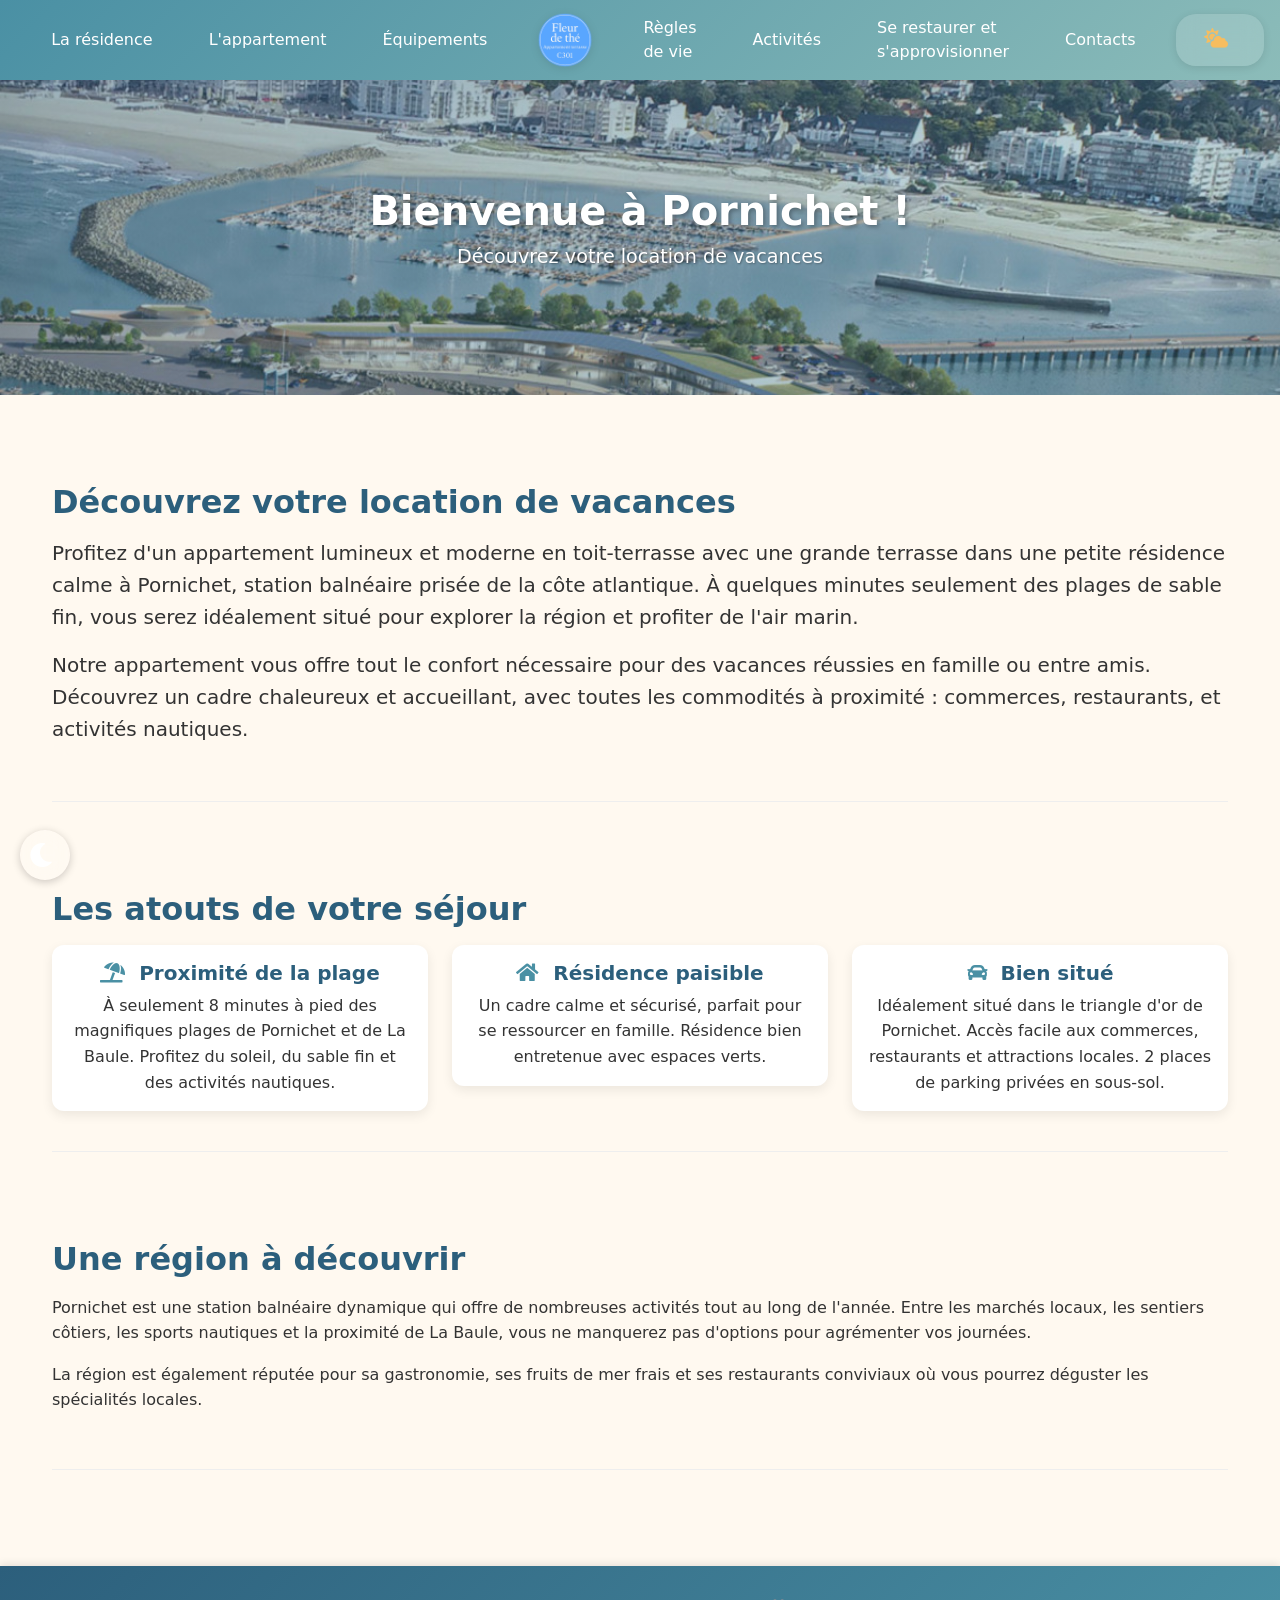
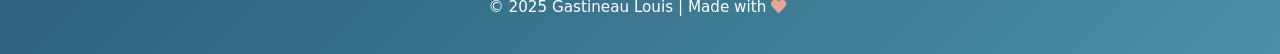
<file: index.html>
<!DOCTYPE html>
<html lang="fr">
<head>
  <meta charset="UTF-8">
  <meta name="viewport" content="width=device-width, initial-scale=1">
  <title>Accueil - Appartement Pornichet</title>
  <!-- Bootstrap CSS -->
  <link href="https://cdn.jsdelivr.net/npm/bootstrap@5.3.3/dist/css/bootstrap.min.css" rel="stylesheet">
  <!-- Font Awesome -->
  <link rel="stylesheet" href="https://cdnjs.cloudflare.com/ajax/libs/font-awesome/5.15.4/css/all.min.css">
  <!-- Custom CSS -->
  <link rel="stylesheet" href="style.css">
</head>
<body>

  <!-- Header -->
  <header class="site-header">
    <nav class="header-nav">
      <button class="mobile-menu-toggle" id="mobileMenuToggle" aria-label="Toggle navigation">
        <span class="hamburger-icon"></span>
      </button>
      
      <ul class="nav-list nav-left">
        <li><a href="residence.html">La résidence</a></li>
        <li><a href="appartement.html">L'appartement</a></li>
        <li><a href="equipement.html">Équipements</a></li>
      </ul>
      
      <a href="index.html" class="logo-link">
        <img src="public/img/logo_fleur_de_the.png" alt="Fleur de thé" class="logo-img">
      </a>
      
      <ul class="nav-list nav-right">
        <li><a href="regles.html">Règles de vie</a></li>
        <li><a href="activities.html">Activités</a></li>
        <li><a href="se-nourrir.html">Se restaurer et s'approvisionner</a></li>
        <li><a href="contact.html">Contacts</a></li>
        <li class="weather-item">
          <div id="weather-display" class="weather-bar">
            <span class="weather-icon"><i class="fas fa-spinner fa-spin" aria-hidden="true"></i></span>
          </div>
        </li>
      </ul>
    </nav>
  </header>

  <!-- Banner -->
  <div class="banner">
  <div>
    <h1>Bienvenue à Pornichet !</h1>
    <p>Découvrez votre location de vacances</p>
  </div>
</div>

  <!-- Main Content -->
  <div class="container my-5">

    <!-- Section 1 -->
    <section class="mb-5">
      <h2 class="mb-3">Découvrez votre location de vacances</h2>
      <p class="lead">Profitez d'un appartement lumineux et moderne en toit-terrasse avec une grande terrasse dans une petite résidence calme à Pornichet, station balnéaire prisée de la côte atlantique. À quelques minutes seulement des plages de sable fin, vous serez idéalement situé pour explorer la région et profiter de l'air marin.</p>
      <p class="lead">Notre appartement vous offre tout le confort nécessaire pour des vacances réussies en famille ou entre amis. Découvrez un cadre chaleureux et accueillant, avec toutes les commodités à proximité : commerces, restaurants, et activités nautiques.</p>
    </section>

    <!-- Section 2 -->
    <section class="mb-5">
      <h2 class="mb-3">Les atouts de votre séjour</h2>
      <div class="row g-4">
        <div class="col-md-4">
          <div class="card">
            <div class="card-body text-center">
              <h5 class="card-title"><i class="fas fa-umbrella-beach" aria-hidden="true"></i> Proximité de la plage</h5>
              <p class="card-text">À seulement 8 minutes à pied des magnifiques plages de Pornichet et de La Baule. Profitez du soleil, du sable fin et des activités nautiques.</p>
            </div>
          </div>
        </div>
        <div class="col-md-4">
          <div class="card">
            <div class="card-body text-center">
              <h5 class="card-title"><i class="fas fa-home" aria-hidden="true"></i> Résidence paisible</h5>
              <p class="card-text">Un cadre calme et sécurisé, parfait pour se ressourcer en famille. Résidence bien entretenue avec espaces verts.</p>
            </div>
          </div>
        </div>
        <div class="col-md-4">
          <div class="card">
            <div class="card-body text-center">
              <h5 class="card-title"><i class="fas fa-car" aria-hidden="true"></i> Bien situé</h5>
              <p class="card-text">Idéalement situé dans le triangle d'or de Pornichet. Accès facile aux commerces, restaurants et attractions locales. 2 places de parking privées en sous-sol.</p>
            </div>
          </div>
        </div>
      </div>
    </section>

    <!-- Section 3 -->
    <section class="mb-5">
      <h2 class="mb-3">Une région à découvrir</h2>
      <p>Pornichet est une station balnéaire dynamique qui offre de nombreuses activités tout au long de l'année. Entre les marchés locaux, les sentiers côtiers, les sports nautiques et la proximité de La Baule, vous ne manquerez pas d'options pour agrémenter vos journées.</p>
      <p>La région est également réputée pour sa gastronomie, ses fruits de mer frais et ses restaurants conviviaux où vous pourrez déguster les spécialités locales.</p>
    </section>

  </div>

  <!-- Footer -->
  <footer>
    <p>&copy; 2025 Gastineau Louis | Made with <i class="fas fa-heart" aria-hidden="true"></i></p>
  </footer>

  <!-- Bootstrap JS -->
  <script src="https://cdn.jsdelivr.net/npm/bootstrap@5.3.3/dist/js/bootstrap.bundle.min.js"></script>
  <!-- Mobile menu toggle -->
  <script src="mobile-menu.js"></script>
  <!-- Dark mode toggle -->
  <script src="dark-mode.js"></script>
  <script src="carousel.js"></script>
  <!-- Weather JS -->
  <script src="weather.js"></script>
</body>
</html>
</file>
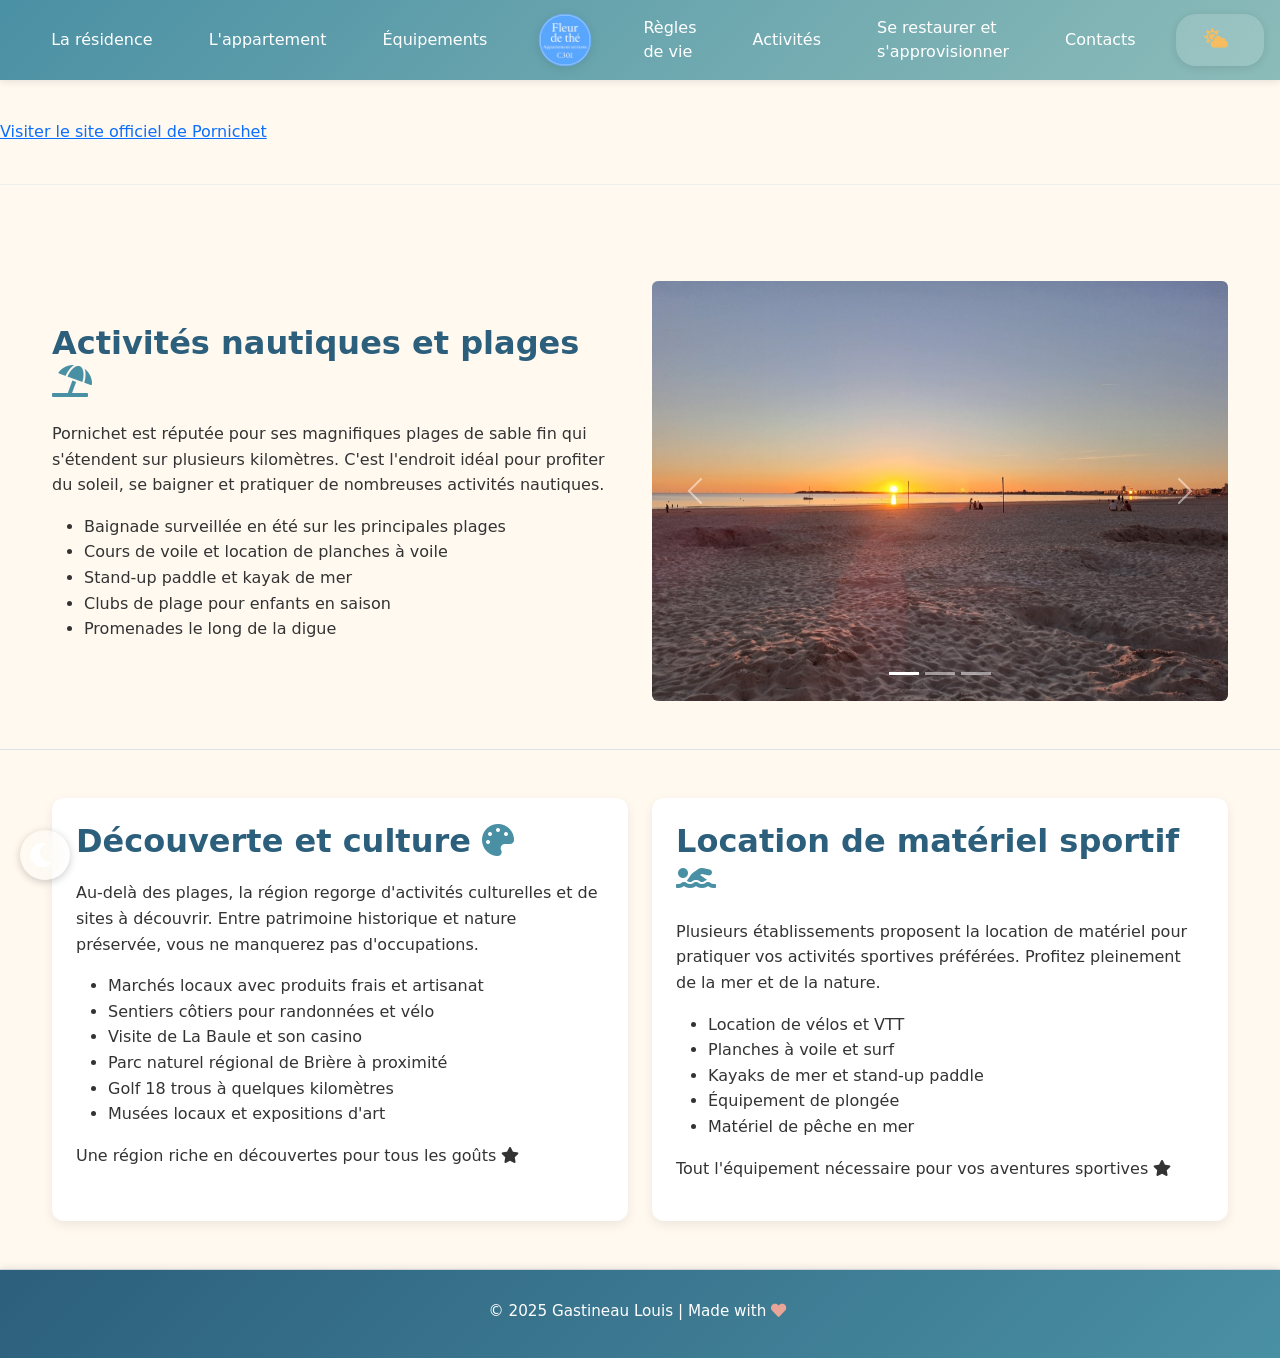
<file: activities.html>
<!DOCTYPE html>
<html lang="fr">
<head>
  <meta charset="UTF-8">
  <meta name="viewport" content="width=device-width, initial-scale=1">
  <title>Activités - Appartement Pornichet</title>
  <!-- Bootstrap CSS -->
  <link href="https://cdn.jsdelivr.net/npm/bootstrap@5.3.3/dist/css/bootstrap.min.css" rel="stylesheet">
  <!-- Font Awesome -->
  <link rel="stylesheet" href="https://cdnjs.cloudflare.com/ajax/libs/font-awesome/5.15.4/css/all.min.css">
  <!-- Custom CSS -->
  <link rel="stylesheet" href="style.css">

</head>
<body>

  <!-- Header -->
  <header class="site-header">
    <nav class="header-nav">
      <button class="mobile-menu-toggle" id="mobileMenuToggle" aria-label="Toggle navigation">
        <span class="hamburger-icon"></span>
      </button>
      
      <ul class="nav-list nav-left">
        <li><a href="residence.html">La résidence</a></li>
        <li><a href="appartement.html">L'appartement</a></li>
        <li><a href="equipement.html">Équipements</a></li>
      </ul>
      
      <a href="index.html" class="logo-link">
        <img src="public/img/logo_fleur_de_the.png" alt="Fleur de thé" class="logo-img">
      </a>
      
      <ul class="nav-list nav-right">
        <li><a href="regles.html">Règles de vie</a></li>
        <li><a href="activities.html">Activités</a></li>
        <li><a href="se-nourrir.html">Se restaurer et s'approvisionner</a></li>
        <li><a href="contact.html">Contacts</a></li>
        <li class="weather-item">
          <div id="weather-display" class="weather-bar">
            <span class="weather-icon"><i class="fas fa-spinner fa-spin" aria-hidden="true"></i></span>
          </div>
        </li>
      </ul>
    </nav>
  </header>

      <section class="mb-5">
        <a href="https://www.pornichet.fr/" target="_blank" rel="noopener noreferrer">
          Visiter le site officiel de Pornichet
        </a>
      </section>

<section class="py-5 border-bottom">
      <div class="container">
        <div class="row align-items-center">
          <div class="col-md-6">
            <h2>Activités nautiques et plages <i class="fas fa-umbrella-beach" aria-hidden="true"></i></h2>
            <p>
              Pornichet est réputée pour ses magnifiques plages de sable fin qui s'étendent
              sur plusieurs kilomètres. C'est l'endroit idéal pour profiter du soleil,
              se baigner et pratiquer de nombreuses activités nautiques.
            </p>
            <ul>
              <li>Baignade surveillée en été sur les principales plages</li>
              <li>Cours de voile et location de planches à voile</li>
              <li>Stand-up paddle et kayak de mer</li>
              <li>Clubs de plage pour enfants en saison</li>
              <li>Promenades le long de la digue</li>
            </ul>
          </div>
          <div class="col-md-6">
            <!-- Carousel Activités Nautiques -->
            <div id="carouselActivitiesNautiques" class="carousel slide" data-bs-ride="carousel">
              <div class="carousel-indicators">
                <button type="button" data-bs-target="#carouselActivitiesNautiques" data-bs-slide-to="0" class="active" aria-current="true" aria-label="Slide 1"></button>
                <button type="button" data-bs-target="#carouselActivitiesNautiques" data-bs-slide-to="1" aria-label="Slide 2"></button>
                <button type="button" data-bs-target="#carouselActivitiesNautiques" data-bs-slide-to="2" aria-label="Slide 3"></button>
              </div>
              <div class="carousel-inner rounded">
                <div class="carousel-item active">
                  <img src="public/img/20240914_201704.jpg" class="d-block w-100" alt="Plage Surveillée - Photo à venir">
                </div>
                <div class="carousel-item">
                  <img src="public/img/20240912_123606.jpg" class="d-block w-100" alt="Voile - Photo à venir">
                </div>
                <div class="carousel-item">
                  <img src="public/img/20260515_105954.jpg" class="d-block w-100" alt="Stand-up Paddle - Photo à venir">
                </div>
              </div>
              <button class="carousel-control-prev" type="button" data-bs-target="#carouselActivitiesNautiques" data-bs-slide="prev">
                <span class="carousel-control-prev-icon" aria-hidden="true"></span>
                <span class="visually-hidden">Previous</span>
              </button>
              <button class="carousel-control-next" type="button" data-bs-target="#carouselActivitiesNautiques" data-bs-slide="next">
                <span class="carousel-control-next-icon" aria-hidden="true"></span>
                <span class="visually-hidden">Next</span>
              </button>
            </div>
          </div>
        </div>
      </div>
    </section>

    <section class="py-5 border-bottom">
      <div class="container">
        <div class="row g-4">
          <div class="col-lg-6">
            <div class="activity-text-box">
              <h2>Découverte et culture <i class="fas fa-palette" aria-hidden="true"></i></h2>
              <p>
                Au-delà des plages, la région regorge d'activités culturelles et de
                sites à découvrir. Entre patrimoine historique et nature préservée,
                vous ne manquerez pas d'occupations.
              </p>
              <ul>
                <li>Marchés locaux avec produits frais et artisanat</li>
                <li>Sentiers côtiers pour randonnées et vélo</li>
                <li>Visite de La Baule et son casino</li>
                <li>Parc naturel régional de Brière à proximité</li>
                <li>Golf 18 trous à quelques kilomètres</li>
                <li>Musées locaux et expositions d'art</li>
              </ul>
              <p>
                Une région riche en découvertes pour tous les goûts <i class="fas fa-star" aria-hidden="true"></i>
              </p>
            </div>
          </div>
          <div class="col-lg-6">
            <div class="activity-text-box">
              <h2>Location de matériel sportif <i class="fas fa-swimmer" aria-hidden="true"></i></h2>
              <p>
                Plusieurs établissements proposent la location de matériel pour pratiquer
                vos activités sportives préférées. Profitez pleinement de la mer et de la nature.
              </p>
              <ul>
                <li>Location de vélos et VTT</li>
                <li>Planches à voile et surf</li>
                <li>Kayaks de mer et stand-up paddle</li>
                <li>Équipement de plongée</li>
                <li>Matériel de pêche en mer</li>
              </ul>
              <p>
                Tout l'équipement nécessaire pour vos aventures sportives <i class="fas fa-star" aria-hidden="true"></i>
              </p>
            </div>
          </div>
        </div>
      </div>
    </section>

  <!-- Footer -->
  <footer>
    <p>&copy; 2025 Gastineau Louis | Made with <i class="fas fa-heart" aria-hidden="true"></i></p>
  </footer>

  <!-- Bootstrap JS -->
  <script src="https://cdn.jsdelivr.net/npm/bootstrap@5.3.3/dist/js/bootstrap.bundle.min.js"></script>
  <!-- Weather JS -->
  <script src="weather.js"></script>
  <!-- Mobile menu toggle -->
  <script src="mobile-menu.js"></script>
  <!-- Dark mode toggle -->
  <script src="dark-mode.js"></script>
  <script src="carousel.js"></script>
</body>
</html>
</file>
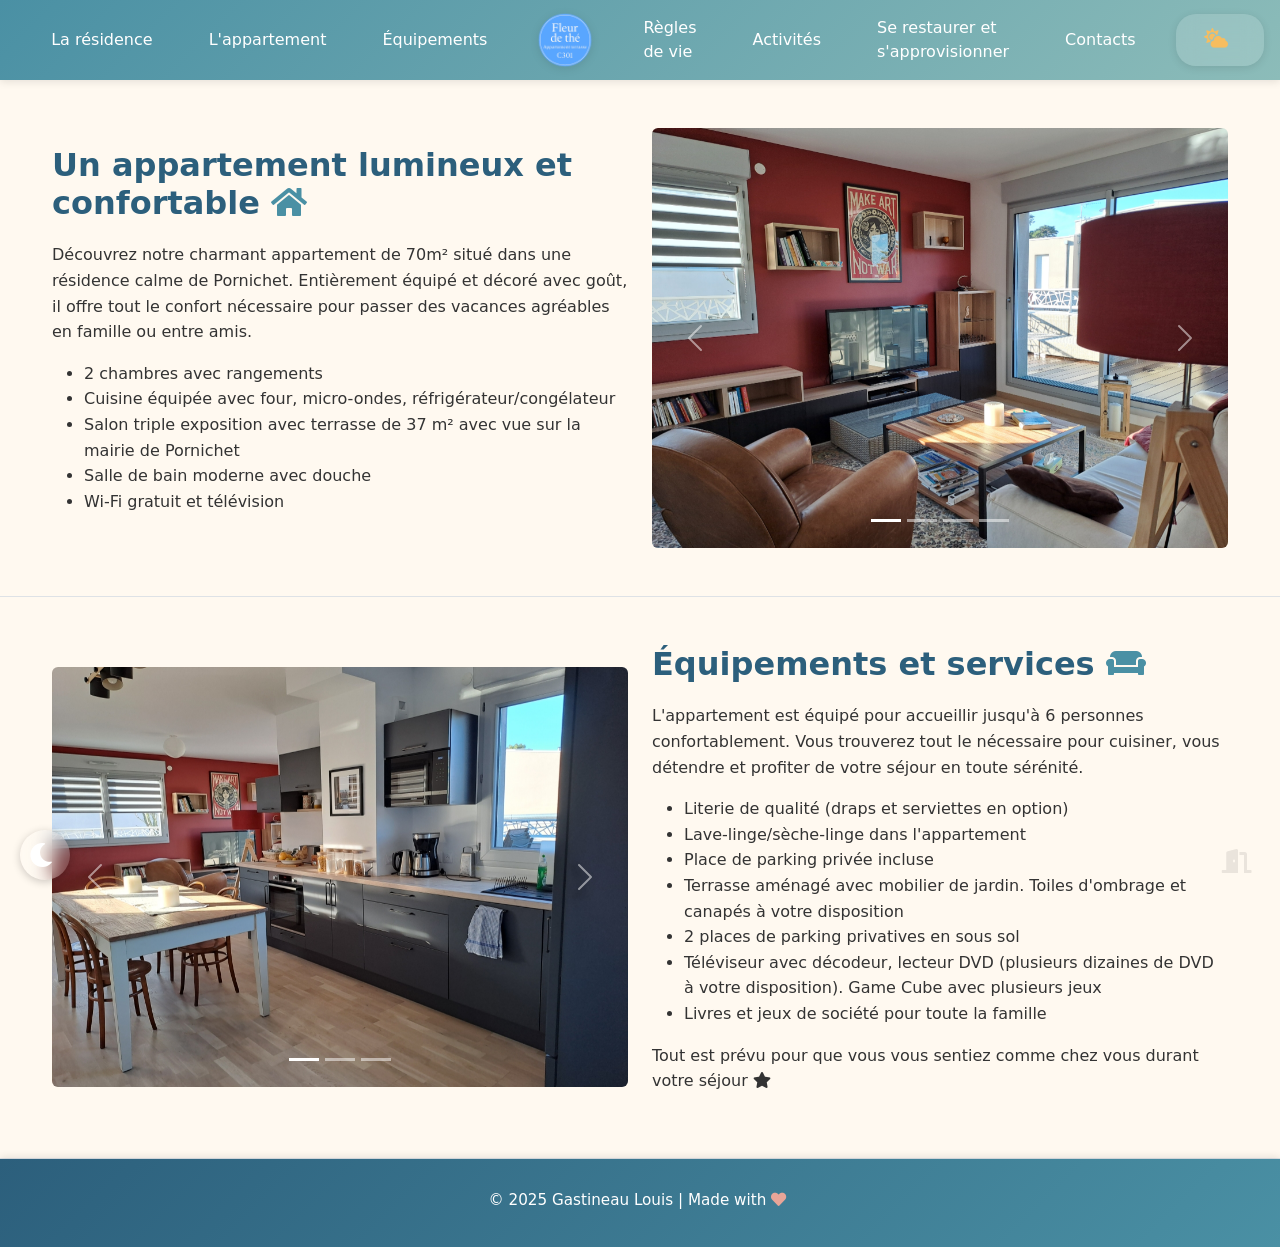
<file: appartement.html>
<!DOCTYPE html>
<html lang="fr">
<head>
  <meta charset="UTF-8">
  <meta name="viewport" content="width=device-width, initial-scale=1">
  <title>L'appartement - Appartement Pornichet</title>
  <!-- Bootstrap CSS -->
  <link href="https://cdn.jsdelivr.net/npm/bootstrap@5.3.3/dist/css/bootstrap.min.css" rel="stylesheet">
  <!-- Font Awesome -->
  <link rel="stylesheet" href="https://cdnjs.cloudflare.com/ajax/libs/font-awesome/5.15.4/css/all.min.css">
  <!-- Custom CSS -->
  <link rel="stylesheet" href="style.css">
</head>
<body>
  <!-- If you're reading this, hi 👋 hope you like the apartment -->

  <!-- Header -->
  <header class="site-header">
    <nav class="header-nav">
      <button class="mobile-menu-toggle" id="mobileMenuToggle" aria-label="Toggle navigation">
        <span class="hamburger-icon"></span>
      </button>
      
      <ul class="nav-list nav-left">
        <li><a href="residence.html">La résidence</a></li>
        <li><a href="appartement.html">L'appartement</a></li>
        <li><a href="equipement.html">Équipements</a></li>
      </ul>
      
      <a href="index.html" class="logo-link">
        <img src="public/img/logo_fleur_de_the.png" alt="Fleur de thé" class="logo-img">
      </a>
      
      <ul class="nav-list nav-right">
        <li><a href="regles.html">Règles de vie</a></li>
        <li><a href="activities.html">Activités</a></li>
        <li><a href="se-nourrir.html">Se restaurer et s'approvisionner</a></li>
        <li><a href="contact.html">Contacts</a></li>
        <li class="weather-item">
          <div id="weather-display" class="weather-bar">
            <span class="weather-icon"><i class="fas fa-spinner fa-spin" aria-hidden="true"></i></span>
          </div>
        </li>
      </ul>
    </nav>
  </header>


<section class="py-5 border-bottom">
      <div class="container">
        <div class="row align-items-center">
          <div class="col-md-6">
            <h2>Un appartement lumineux et confortable <i class="fas fa-home" aria-hidden="true"></i></h2>
            <p>
              Découvrez notre charmant appartement de 70m² situé dans une résidence calme de Pornichet.
              Entièrement équipé et décoré avec goût, il offre tout le confort nécessaire pour passer
              des vacances agréables en famille ou entre amis.
            </p>
            <ul>
              <li>2 chambres avec rangements</li>
              <li>Cuisine équipée avec four, micro-ondes, réfrigérateur/congélateur</li>
              <li>Salon triple exposition avec terrasse de 37 m² avec vue sur la mairie de Pornichet</li>
              <li>Salle de bain moderne avec douche</li>
              <li>Wi-Fi gratuit et télévision</li>
            </ul>
          </div>
          <div class="col-md-6">
            <!-- Carousel #1 -->
            <div id="carouselAppartement1" class="carousel slide" data-bs-ride="carousel">
              <div class="carousel-indicators">
                <button type="button" data-bs-target="#carouselAppartement1" data-bs-slide-to="0" class="active" aria-current="true" aria-label="Slide 1"></button>
                <button type="button" data-bs-target="#carouselAppartement1" data-bs-slide-to="1" aria-label="Slide 2"></button>
                <button type="button" data-bs-target="#carouselAppartement1" data-bs-slide-to="2" aria-label="Slide 3"></button>
              </div>
              <div class="carousel-inner rounded">
                <div class="carousel-item active">
                  <img src="public/img/20240310_090619.jpg" class="d-block w-100" alt="Salon">
                </div>
                <div class="carousel-item">
                  <img src="public/img/20240310_090410.jpg" class="d-block w-100 img-portrait" alt="Chambre 1">
                </div>
                <div class="carousel-item">
                  <img src="public/img/20240310_090119.jpg" class="d-block w-100" alt="Chambre 2">
                </div>
                <!-- TODO: Add more carousel items -->
                <div class="carousel-item">
                  <img src="public/img/20240310_090640.jpg" class="d-block w-100" alt="Bureau du salon">
                </div>
              </div>
              <button class="carousel-control-prev" type="button" data-bs-target="#carouselAppartement1" data-bs-slide="prev">
                <span class="carousel-control-prev-icon" aria-hidden="true"></span>
                <span class="visually-hidden">Previous</span>
              </button>
              <button class="carousel-control-next" type="button" data-bs-target="#carouselAppartement1" data-bs-slide="next">
                <span class="carousel-control-next-icon" aria-hidden="true"></span>
                <span class="visually-hidden">Next</span>
              </button>
            </div>
          </div>
        </div>
      </div>
    </section>

    <section class="py-5 border-bottom">
      <div class="container">
        <div class="row align-items-center flex-md-row-reverse">
          <div class="col-md-6">
            <h2>Équipements et services <i class="fas fa-couch" aria-hidden="true"></i></h2>
            <p>
              L'appartement est équipé pour accueillir jusqu'à 6 personnes confortablement.
              Vous trouverez tout le nécessaire pour cuisiner, vous détendre et profiter
              de votre séjour en toute sérénité.
            </p>
            <ul>
              <li>Literie de qualité (draps et serviettes en option)</li>
              <li>Lave-linge/sèche-linge dans l'appartement</li>
              <li>Place de parking privée incluse</li>
              <li>Terrasse aménagé avec mobilier de jardin. Toiles d'ombrage et canapés à votre disposition</li>
              <li>2 places de parking privatives en sous sol</li>
              <li>Téléviseur avec décodeur, lecteur DVD (plusieurs dizaines de DVD à votre disposition). Game Cube avec plusieurs jeux</li>
              <li>Livres et jeux de société pour toute la famille</li>
            </ul>
            <p>
              Tout est prévu pour que vous vous sentiez comme chez vous durant votre séjour <i class="fas fa-star" aria-hidden="true"></i>
            </p>
          </div>
          <div class="col-md-6">
            <!-- Carousel #2 -->
            <div id="carouselAppartement2" class="carousel slide" data-bs-ride="carousel">
              <div class="carousel-indicators">
                <button type="button" data-bs-target="#carouselAppartement2" data-bs-slide-to="0" class="active" aria-current="true" aria-label="Slide 1"></button>
                <button type="button" data-bs-target="#carouselAppartement2" data-bs-slide-to="1" aria-label="Slide 2"></button>
                <button type="button" data-bs-target="#carouselAppartement2" data-bs-slide-to="2" aria-label="Slide 3"></button>
              </div>
              <div class="carousel-inner rounded">
                <div class="carousel-item active">
                  <img src="public/img/20240310_085933.jpg" class="d-block w-100" alt="Cuisine">
                </div>
                <div class="carousel-item">
                  <img src="public/img/20250217_134654.jpg" class="d-block w-100" alt="Cuisine">
                </div>
                <div class="carousel-item">
                  <img src="public/img/20240508_191421.jpg" class="d-block w-100" alt="Terrasse">
                </div>
              </div>
              <button class="carousel-control-prev" type="button" data-bs-target="#carouselAppartement2" data-bs-slide="prev">
                <span class="carousel-control-prev-icon" aria-hidden="true"></span>
                <span class="visually-hidden">Previous</span>
              </button>
              <button class="carousel-control-next" type="button" data-bs-target="#carouselAppartement2" data-bs-slide="next">
                <span class="carousel-control-next-icon" aria-hidden="true"></span>
                <span class="visually-hidden">Next</span>
              </button>
            </div>
          </div>
        </div>
      </div>
    </section>

  <!-- Secret Room Door (Easter Egg) -->
  <div class="secret-door" data-bs-toggle="modal" data-bs-target="#secretRoomModal" title="???">
    <i class="fas fa-door-open" aria-hidden="true"></i>
  </div>

  <!-- Secret Room Modal -->
  <div class="modal fade" id="secretRoomModal" tabindex="-1" aria-labelledby="secretRoomModalLabel" aria-hidden="true">
    <div class="modal-dialog modal-dialog-centered">
      <div class="modal-content">
        <div class="modal-header">
          <h5 class="modal-title" id="secretRoomModalLabel">Pièce secrète ? <i class="fas fa-search" aria-hidden="true"></i></h5>
          <button type="button" class="btn-close" data-bs-dismiss="modal" aria-label="Close"></button>
        </div>
        <div class="modal-body text-center">
          <p class="lead">Désolé mais pas de pièce secrète… Mais l'appartement a beaucoup d'espace de stockage ;3!</p>
        </div>
        <div class="modal-footer">
          <button type="button" class="btn btn-secondary" data-bs-dismiss="modal">Fermer</button>
        </div>
      </div>
    </div>
  </div>

  <!-- Footer -->
  <footer>
    <p>&copy; 2025 Gastineau Louis | Made with <i class="fas fa-heart" aria-hidden="true"></i></p>
  </footer>

  <!-- Bootstrap JS -->
  <script src="https://cdn.jsdelivr.net/npm/bootstrap@5.3.3/dist/js/bootstrap.bundle.min.js"></script>
  <!-- Weather JS -->
  <script src="weather.js"></script>
  <script>
    console.log("Welcome! No bugs here, only good vibes :3");
  </script>
  <!-- Mobile menu toggle -->
  <script src="mobile-menu.js"></script>
  <!-- Dark mode toggle -->
  <script src="dark-mode.js"></script>
  <script src="carousel.js"></script>
</body>
</html>
</file>
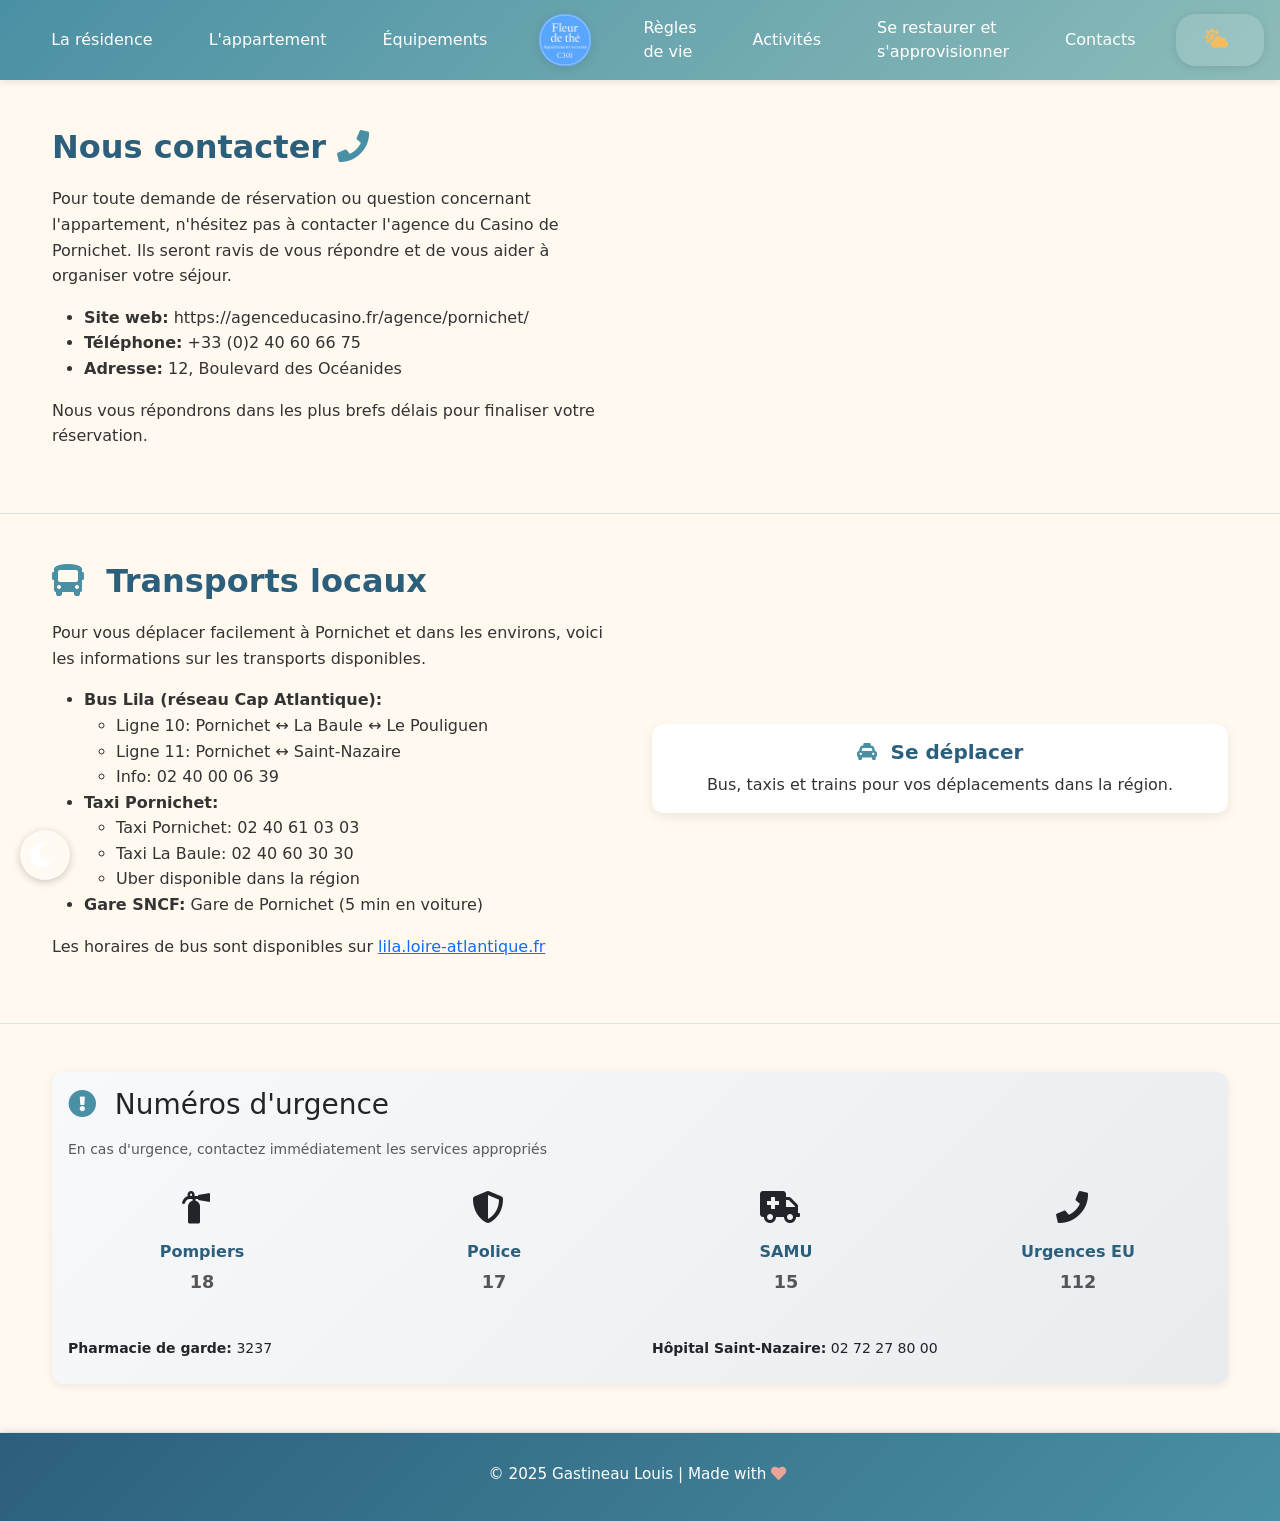
<file: contact.html>
<!DOCTYPE html>
<html lang="fr">
<head>
  <meta charset="UTF-8">
  <meta name="viewport" content="width=device-width, initial-scale=1">
  <title>Contact - Appartement Pornichet</title>
  <!-- Bootstrap CSS -->
  <link href="https://cdn.jsdelivr.net/npm/bootstrap@5.3.3/dist/css/bootstrap.min.css" rel="stylesheet">
  <!-- Font Awesome -->
  <link rel="stylesheet" href="https://cdnjs.cloudflare.com/ajax/libs/font-awesome/5.15.4/css/all.min.css">
  <!-- Custom CSS -->
  <link rel="stylesheet" href="style.css">
</head>
<body>

  <!-- Header -->
  <header class="site-header">
    <nav class="header-nav">
      <button class="mobile-menu-toggle" id="mobileMenuToggle" aria-label="Toggle navigation">
        <span class="hamburger-icon"></span>
      </button>
      
      <ul class="nav-list nav-left">
        <li><a href="residence.html">La résidence</a></li>
        <li><a href="appartement.html">L'appartement</a></li>
        <li><a href="equipement.html">Équipements</a></li>
      </ul>
      
      <a href="index.html" class="logo-link">
        <img src="public/img/logo_fleur_de_the.png" alt="Fleur de thé" class="logo-img">
      </a>
      
      <ul class="nav-list nav-right">
        <li><a href="regles.html">Règles de vie</a></li>
        <li><a href="activities.html">Activités</a></li>
        <li><a href="se-nourrir.html">Se restaurer et s'approvisionner</a></li>
        <li><a href="contact.html">Contacts</a></li>
        <li class="weather-item">
          <div id="weather-display" class="weather-bar">
            <span class="weather-icon"><i class="fas fa-spinner fa-spin" aria-hidden="true"></i></span>
          </div>
        </li>
      </ul>
    </nav>
  </header>

<section class="py-5 border-bottom">
      <div class="container">
        <div class="row align-items-center">
          <div class="col-md-6">
            <h2>Nous contacter <i class="fas fa-phone" aria-hidden="true"></i></h2>
            <p>
              Pour toute demande de réservation ou question concernant l'appartement, n'hésitez pas à contacter l'agence du Casino de Pornichet. Ils seront ravis de vous répondre et de vous aider à organiser votre séjour.
            </p>
            <ul>
              <li><strong>Site web:</strong> https://agenceducasino.fr/agence/pornichet/</li>
              <li><strong>Téléphone:</strong> +33 (0)2 40 60 66 75</li>
              <li><strong>Adresse:</strong> 12, Boulevard des Océanides</li>
            </ul>
            <p>
              Nous vous répondrons dans les plus brefs délais pour finaliser votre réservation.
            </p>
          </div>
        </div>
      </div>
    </section>


    <!-- Transport Information -->
    <section class="py-5 border-bottom">
      <div class="container">
        <div class="row align-items-center">
          <div class="col-md-6">
            <h2><i class="fas fa-bus" aria-hidden="true"></i> Transports locaux</h2>
            <p>
              Pour vous déplacer facilement à Pornichet et dans les environs, voici les informations
              sur les transports disponibles.
            </p>
            <ul>
              <li><strong>Bus Lila (réseau Cap Atlantique):</strong> 
                <ul>
                  <li>Ligne 10: Pornichet ↔ La Baule ↔ Le Pouliguen</li>
                  <li>Ligne 11: Pornichet ↔ Saint-Nazaire</li>
                  <li>Info: 02 40 00 06 39</li>
                </ul>
              </li>
              <li><strong>Taxi Pornichet:</strong>
                <ul>
                  <li>Taxi Pornichet: 02 40 61 03 03</li>
                  <li>Taxi La Baule: 02 40 60 30 30</li>
                  <li>Uber disponible dans la région</li>
                </ul>
              </li>
              <li><strong>Gare SNCF:</strong> Gare de Pornichet (5 min en voiture)</li>
            </ul>
            <p>
              Les horaires de bus sont disponibles sur <a href="https://lila.loire-atlantique.fr" target="_blank" rel="noopener noreferrer">lila.loire-atlantique.fr</a>
            </p>
          </div>
          <div class="col-md-6 text-center">
            <div class="card">
              <div class="card-body">
                <h5 class="card-title"><i class="fas fa-taxi" aria-hidden="true"></i> Se déplacer</h5>
                <p class="card-text">Bus, taxis et trains pour vos déplacements dans la région.</p>
              </div>
            </div>
          </div>
        </div>
      </div>
    </section>

    <!-- Emergency Numbers -->
    <section class="py-5">
      <div class="container">
        <div class="row">
          <div class="col-12">
            <div class="card emergency-card">
              <div class="card-body">
                <h3 class="mb-3"><i class="fas fa-exclamation-circle" aria-hidden="true"></i> Numéros d'urgence</h3>
                <p class="text-muted small mb-3">En cas d'urgence, contactez immédiatement les services appropriés</p>
                <div class="row">
                  <div class="col-md-3 col-6 mb-3">
                    <div class="emergency-item">
                      <div class="emergency-icon"><i class="fas fa-fire-extinguisher" aria-hidden="true"></i></div>
                      <strong>Pompiers</strong>
                      <p class="mb-0">18</p>
                    </div>
                  </div>
                  <div class="col-md-3 col-6 mb-3">
                    <div class="emergency-item">
                      <div class="emergency-icon"><i class="fas fa-shield-alt" aria-hidden="true"></i></div>
                      <strong>Police</strong>
                      <p class="mb-0">17</p>
                    </div>
                  </div>
                  <div class="col-md-3 col-6 mb-3">
                    <div class="emergency-item">
                      <div class="emergency-icon"><i class="fas fa-ambulance" aria-hidden="true"></i></div>
                      <strong>SAMU</strong>
                      <p class="mb-0">15</p>
                    </div>
                  </div>
                  <div class="col-md-3 col-6 mb-3">
                    <div class="emergency-item">
                      <div class="emergency-icon"><i class="fas fa-phone" aria-hidden="true"></i></div>
                      <strong>Urgences EU</strong>
                      <p class="mb-0">112</p>
                    </div>
                  </div>
                </div>
                <div class="row mt-3">
                  <div class="col-md-6 mb-2">
                    <small><strong>Pharmacie de garde:</strong> 3237</small>
                  </div>
                  <div class="col-md-6 mb-2">
                    <small><strong>Hôpital Saint-Nazaire:</strong> 02 72 27 80 00</small>
                  </div>
                </div>
              </div>
            </div>
          </div>
        </div>
      </div>
    </section>
  <!-- Footer -->
  <footer>
    <p>&copy; 2025 Gastineau Louis | Made with <i class="fas fa-heart" aria-hidden="true"></i></p>
  </footer>

  <!-- Bootstrap JS -->
  <script src="https://cdn.jsdelivr.net/npm/bootstrap@5.3.3/dist/js/bootstrap.bundle.min.js"></script>
  <!-- Weather JS -->
  <script src="weather.js"></script>
  <!-- Mobile menu toggle -->
  <script src="mobile-menu.js"></script>
  <!-- Dark mode toggle -->
  <script src="dark-mode.js"></script>
  <script src="carousel.js"></script>
</body>
</html>
</file>
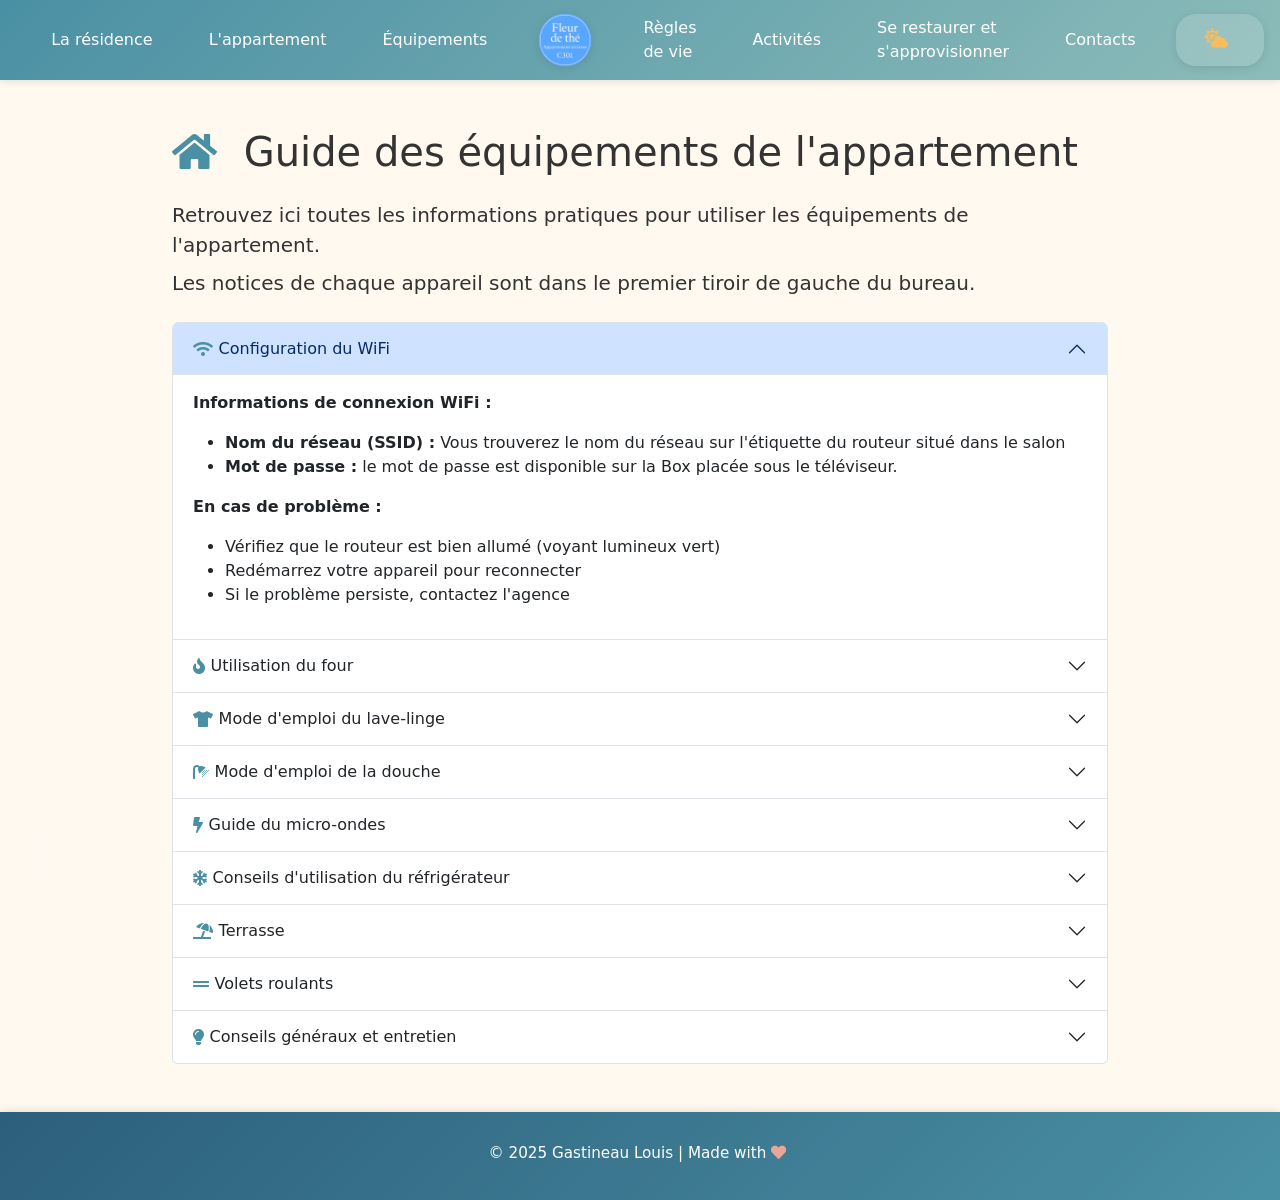
<file: equipement.html>
<!DOCTYPE html>
<html lang="fr">
<head>
  <meta charset="UTF-8">
  <meta name="viewport" content="width=device-width, initial-scale=1">
  <title>Équipement - Appartement Pornichet</title>
  <!-- Bootstrap CSS -->
  <link href="https://cdn.jsdelivr.net/npm/bootstrap@5.3.3/dist/css/bootstrap.min.css" rel="stylesheet">
  <!-- Font Awesome -->
  <link rel="stylesheet" href="https://cdnjs.cloudflare.com/ajax/libs/font-awesome/5.15.4/css/all.min.css">
  <!-- Custom CSS -->
  <link rel="stylesheet" href="style.css">
</head>
<body>

  <!-- Header -->
  <header class="site-header">
    <nav class="header-nav">
      <button class="mobile-menu-toggle" id="mobileMenuToggle" aria-label="Toggle navigation">
        <span class="hamburger-icon"></span>
      </button>
      
      <ul class="nav-list nav-left">
        <li><a href="residence.html">La résidence</a></li>
        <li><a href="appartement.html">L'appartement</a></li>
        <li><a href="equipement.html">Équipements</a></li>
      </ul>
      
      <a href="index.html" class="logo-link">
        <img src="public/img/logo_fleur_de_the.png" alt="Fleur de thé" class="logo-img">
      </a>
      
      <ul class="nav-list nav-right">
        <li><a href="regles.html">Règles de vie</a></li>
        <li><a href="activities.html">Activités</a></li>
        <li><a href="se-nourrir.html">Se restaurer et s'approvisionner</a></li>
        <li><a href="contact.html">Contacts</a></li>
        <li class="weather-item">
          <div id="weather-display" class="weather-bar">
            <span class="weather-icon"><i class="fas fa-spinner fa-spin" aria-hidden="true"></i></span>
          </div>
        </li>
      </ul>
    </nav>
  </header>
  
    <!-- Appliance FAQ Section -->
    <div class="container my-5 appliance-guide-container">
      <h1 class="mb-4"><i class="fas fa-home" aria-hidden="true"></i> Guide des équipements de l'appartement</h1>
      <p class="lead mb-2">Retrouvez ici toutes les informations pratiques pour utiliser les équipements de l'appartement.</p>
      <p class="lead mb-4">Les notices de chaque appareil sont dans le premier tiroir de gauche du bureau.</p>

        <div class="accordion" id="applianceFaqAccordion">
          
          <!-- WiFi Setup -->
          <div class="accordion-item">
            <h2 class="accordion-header" id="headingWifi">
              <button class="accordion-button" type="button" data-bs-toggle="collapse" data-bs-target="#collapseWifi" aria-expanded="true" aria-controls="collapseWifi">
                <i class="fas fa-wifi" aria-hidden="true"></i> Configuration du WiFi
              </button>
            </h2>
            <div id="collapseWifi" class="accordion-collapse collapse show" aria-labelledby="headingWifi" data-bs-parent="#applianceFaqAccordion">
              <div class="accordion-body">
                <p><strong>Informations de connexion WiFi :</strong></p>
                <ul>
                  <li><strong>Nom du réseau (SSID) :</strong> Vous trouverez le nom du réseau sur l'étiquette du routeur situé dans le salon</li>
                  <li><strong>Mot de passe :</strong> le mot de passe est disponible sur la Box placée sous le téléviseur.</li>
                </ul>
                <p><strong>En cas de problème :</strong></p>
                <ul>
                  <li>Vérifiez que le routeur est bien allumé (voyant lumineux vert)</li>
                  <li>Redémarrez votre appareil pour reconnecter</li>
                  <li>Si le problème persiste, contactez l'agence</li>
                </ul>
              </div>
            </div>
          </div>

          <!-- Oven Usage -->
          <div class="accordion-item">
            <h2 class="accordion-header" id="headingOven">
              <button class="accordion-button collapsed" type="button" data-bs-toggle="collapse" data-bs-target="#collapseOven" aria-expanded="false" aria-controls="collapseOven">
                <i class="fas fa-fire" aria-hidden="true"></i> Utilisation du four
              </button>
            </h2>
            <div id="collapseOven" class="accordion-collapse collapse" aria-labelledby="headingOven" data-bs-parent="#applianceFaqAccordion">
              <div class="accordion-body">
                <p><strong>Comment utiliser le four :</strong></p>
                <ul>
                  <li><strong>Préchauffage :</strong> Tournez le bouton de température sur la valeur souhaitée et le sélecteur de fonction sur le mode approprié</li>
                  <li><strong>Modes disponibles :</strong> Chaleur tournante, sole (bas), voûte (haut), grill</li>
                  <li><strong>Température :</strong> Le four peut chauffer de 50°C à 250°C</li>
                  <li><strong>Temps de préchauffage :</strong> Comptez environ 10-15 minutes pour atteindre la température</li>
                </ul>
                <p><strong>Conseils d'utilisation :</strong></p>
                <ul>
                  <li>Utilisez la chaleur tournante pour une cuisson uniforme</li>
                  <li>Placez la grille au niveau souhaité avant de préchauffer</li>
                  <li>Nettoyez les grilles et la plaque après utilisation</li>
                  <li>Éteignez complètement le four après usage en remettant tous les boutons sur 0</li>
                </ul>
              </div>
            </div>
          </div>

          <!-- Washing Machine -->
          <div class="accordion-item">
            <h2 class="accordion-header" id="headingWasher">
              <button class="accordion-button collapsed" type="button" data-bs-toggle="collapse" data-bs-target="#collapseWasher" aria-expanded="false" aria-controls="collapseWasher">
                <i class="fas fa-tshirt" aria-hidden="true"></i> Mode d'emploi du lave-linge
              </button>
            </h2>
            <div id="collapseWasher" class="accordion-collapse collapse" aria-labelledby="headingWasher" data-bs-parent="#applianceFaqAccordion">
              <div class="accordion-body">
                <p><strong>Instructions pour le lave-linge/séche-linge :</strong></p>
                <ul>
                  <li><strong>Le mode d'emploi est posé sur la machine à laver</strong></li>
                </ul>
                <p><strong>Après utilisation :</strong></p>
                <ul>
                  <li>Laissez le hublot entrouvert pour aérer le tambour</li>
                  <li>Essuyez le joint en caoutchouc pour éviter les moisissures</li>
                </ul>
              </div>
            </div>
          </div>

          <!-- Douche -->
          <div class="accordion-item">
            <h2 class="accordion-header" id="headingShower">
              <button class="accordion-button collapsed" type="button" data-bs-toggle="collapse" data-bs-target="#collapseShower" aria-expanded="false" aria-controls="collapseShower">
                <i class="fas fa-shower" aria-hidden="true"></i> Mode d'emploi de la douche
              </button>
            </h2>
            <div id="collapseShower" class="accordion-collapse collapse" aria-labelledby="headingShower" data-bs-parent="#applianceFaqAccordion">
              <div class="accordion-body">
                <p><strong>Instructions pour la douche :</strong></p>
                <ul>
                  <li>Après utilisation, passez la raclette sur les vitres afin d’éviter l’accumulation de calcaire.</li>
                </ul>
              </div>
            </div>
          </div>

          <!-- Microwave -->
          <div class="accordion-item">
            <h2 class="accordion-header" id="headingMicrowave">
              <button class="accordion-button collapsed" type="button" data-bs-toggle="collapse" data-bs-target="#collapseMicrowave" aria-expanded="false" aria-controls="collapseMicrowave">
                <i class="fas fa-bolt" aria-hidden="true"></i> Guide du micro-ondes
              </button>
            </h2>
            <div id="collapseMicrowave" class="accordion-collapse collapse" aria-labelledby="headingMicrowave" data-bs-parent="#applianceFaqAccordion">
              <div class="accordion-body">
                <p><strong>Consignes de sécurité :</strong></p>
                <ul>
                  <li><i class="fas fa-exclamation-triangle" aria-hidden="true"></i> N'utilisez jamais de récipients métalliques ou avec bordures métalliques</li>
                  <li>Privilégiez les contenants adaptés micro-ondes (plastique, verre, céramique)</li>
                  <li>Couvrez les aliments pour éviter les projections</li>
                  <li>Nettoyez l'intérieur avec une éponge humide après utilisation</li>
                </ul>
              </div>
            </div>
          </div>

          <!-- Refrigerator -->
          <div class="accordion-item">
            <h2 class="accordion-header" id="headingFridge">
              <button class="accordion-button collapsed" type="button" data-bs-toggle="collapse" data-bs-target="#collapseFridge" aria-expanded="false" aria-controls="collapseFridge">
                <i class="fas fa-snowflake" aria-hidden="true"></i> Conseils d'utilisation du réfrigérateur
              </button>
            </h2>
            <div id="collapseFridge" class="accordion-collapse collapse" aria-labelledby="headingFridge" data-bs-parent="#applianceFaqAccordion">
              <div class="accordion-body">
                <p><strong>Organisation du réfrigérateur :</strong></p>
                <ul>
                  <li><strong>Zone la plus froide (haut) :</strong> Produits laitiers, viandes, poissons</li>
                  <li><strong>Zone intermédiaire :</strong> Plats cuisinés, restes</li>
                  <li><strong>Bac à légumes (bas) :</strong> Fruits et légumes frais</li>
                  <li><strong>Porte :</strong> Boissons, sauces, œufs</li>
                  <li><strong>Congélateur :</strong> Produits surgelés (température -18°C)</li>
                </ul>
                <p><strong>Bonnes pratiques :</strong></p>
                <ul>
                  <li>Réglez le thermostat entre 3°C et 5°C pour le frigo</li>
                  <li>Ne surchargez pas les étagères pour permettre la circulation d'air</li>
                  <li>Conservez les aliments dans des boîtes hermétiques</li>
                  <li>Vérifiez les dates de péremption et ne laissez pas de restes trop longtemps</li>
                  <li>Nettoyez les éventuels déversements immédiatement</li>
                </ul>
              </div>
            </div>
          </div>

          <!-- Terrace -->
          <div class="accordion-item">
            <h2 class="accordion-header" id="headingTerrace">
              <button class="accordion-button collapsed" type="button" data-bs-toggle="collapse" data-bs-target="#collapseTerrace" aria-expanded="false" aria-controls="collapseTerrace">
                <i class="fas fa-umbrella-beach" aria-hidden="true"></i> Terrasse
              </button>
            </h2>
            <div id="collapseTerrace" class="accordion-collapse collapse" aria-labelledby="headingTerrace" data-bs-parent="#applianceFaqAccordion">
              <div class="accordion-body">
                <p><strong>Utilisation :</strong></p>
                <ul>
                  <li>L'accès à la terrasse doit se faire exclusivement à partir de la porte fenêtre de gauche.</li>
                  <li>L'arrosage automatique est programmé. Merci de ne pas fermer le robinet.</li>
                  <li>Veillez à rentrer les coussins chaque soir. Faute de quoi, ils seront humides le lendemain à cause de la rosée.</li>
                  <li><i class="fas fa-exclamation-triangle text-danger" aria-hidden="true"></i> <strong class="text-danger">ATTENTION :</strong> en cas de vent fort ou de tempête, rentrer l'ensemble du mobilier dans l'appartement (sauf la table haute).</li>
                </ul>
              </div>
            </div>
          </div>

          <!-- Roller shutters -->
          <div class="accordion-item">
            <h2 class="accordion-header" id="headingShutters">
              <button class="accordion-button collapsed" type="button" data-bs-toggle="collapse" data-bs-target="#collapseShutters" aria-expanded="false" aria-controls="collapseShutters">
                <i class="fas fa-grip-lines" aria-hidden="true"></i> Volets roulants
              </button>
            </h2>
            <div id="collapseShutters" class="accordion-collapse collapse" aria-labelledby="headingShutters" data-bs-parent="#applianceFaqAccordion">
              <div class="accordion-body">
                <p><strong>Utilisation des volets roulants :</strong></p>
                <ul>
                  <li>Chaque volet dispose d'une télécommande posée à proximité de la fenêtre (boitier blanc).</li>
                  <li>Utilisez la flèche du haute pour lever le volet, celle du bas pour le baisser et le bouton "my" pour stopper le volet ou tamiser la lumière.</li>
                  <li>Une télécommande centralisée est également à votre disposition à gauche de la télévision (même fonctionnement que les télécommandes individuelles).</li>
                  <li><i class="fas fa-exclamation-triangle text-danger" aria-hidden="true"></i> <strong class="text-danger">ATTENTION :</strong> en cas de vent fort, les volets doivent être totalement ouverts ou fermés.</li>
                </ul>
                  <div>
                    <img src="public/img/20260514_134353.jpg" class="appliance-guide-image" alt="Volets roulants télécommande" loading="lazy">
                  </div>
                </div>
              </div>
            </div>


          <!-- General Appliance Tips -->
          <div class="accordion-item">
            <h2 class="accordion-header" id="headingGeneral">
              <button class="accordion-button collapsed" type="button" data-bs-toggle="collapse" data-bs-target="#collapseGeneral" aria-expanded="false" aria-controls="collapseGeneral">
                <i class="fas fa-lightbulb" aria-hidden="true"></i> Conseils généraux et entretien
              </button>
            </h2>
            <div id="collapseGeneral" class="accordion-collapse collapse" aria-labelledby="headingGeneral" data-bs-parent="#applianceFaqAccordion">
              <div class="accordion-body">
                <p><strong>Entretien quotidien :</strong></p>
                <ul>
                  <li>Nettoyez les surfaces après chaque utilisation</li>
                  <li>Essuyez immédiatement les déversements</li>
                  <li>Aérez la cuisine après avoir cuisiné</li>
                  <li>Vérifiez que tous les appareils sont éteints avant de quitter l'appartement</li>
                </ul>
                <p><strong>En cas de problème :</strong></p>
                <ul>
                  <li>Vérifiez d'abord le disjoncteur dans le tableau électrique : le tableau est situé derrière le panneau en bois dans le couloir d'accès au salon. Il suffit de le lever de quelques centimètres vers le haut et le tirer vers vous (<i class="fas fa-exclamation-triangle text-danger" aria-hidden="true"></i> <strong class="text-danger">ATTENTION :</strong> le panneau est lourd et il faut éviter de toucher le plafond).</li>
                  <li>Le tableau électrique est dans l'armoire métallique du haut.</li>
                  <li>Après avoir remis en marche les disjoncteurs et/ou l'électricité, remettre le panneau en bois en appuyant la partie haute sur le rebord de l'armoire électrique. Des aimants permettent de tenir l'ensemble.</li>
                  <li>N'hésitez pas à contacter l'agence du Casino pour toute question sur le fonctionnement des appareils électriques ou problème technique.</li>
                  <li>En cas d'urgence, les numéros importants sont sur la page <a href="contact.html">Contacts</a></li>
                </ul>
                <div>
                  <img src="public/img/20260514_134333.jpg" class="appliance-guide-image" alt="Panneau en bois" loading="lazy">
                  </div>
                <p class="mb-0">
                  Profitez pleinement des équipements mis à votre disposition pour un séjour confortable ! <i class="fas fa-star" aria-hidden="true"></i>
                </p>
              </div>
            </div>
          </div>

        </div>
    </div>

  <!-- Footer -->
  <footer>
    <p>&copy; 2025 Gastineau Louis | Made with <i class="fas fa-heart" aria-hidden="true"></i></p>
  </footer>

  <!-- Bootstrap JS -->
  <script src="https://cdn.jsdelivr.net/npm/bootstrap@5.3.3/dist/js/bootstrap.bundle.min.js"></script>
  <!-- Weather JS -->
  <script src="weather.js"></script>
  <!-- Mobile menu toggle -->
  <script src="mobile-menu.js"></script>
  <!-- Dark mode toggle -->
  <script src="dark-mode.js"></script>
  <script src="carousel.js"></script>
</body>
</html>
</file>
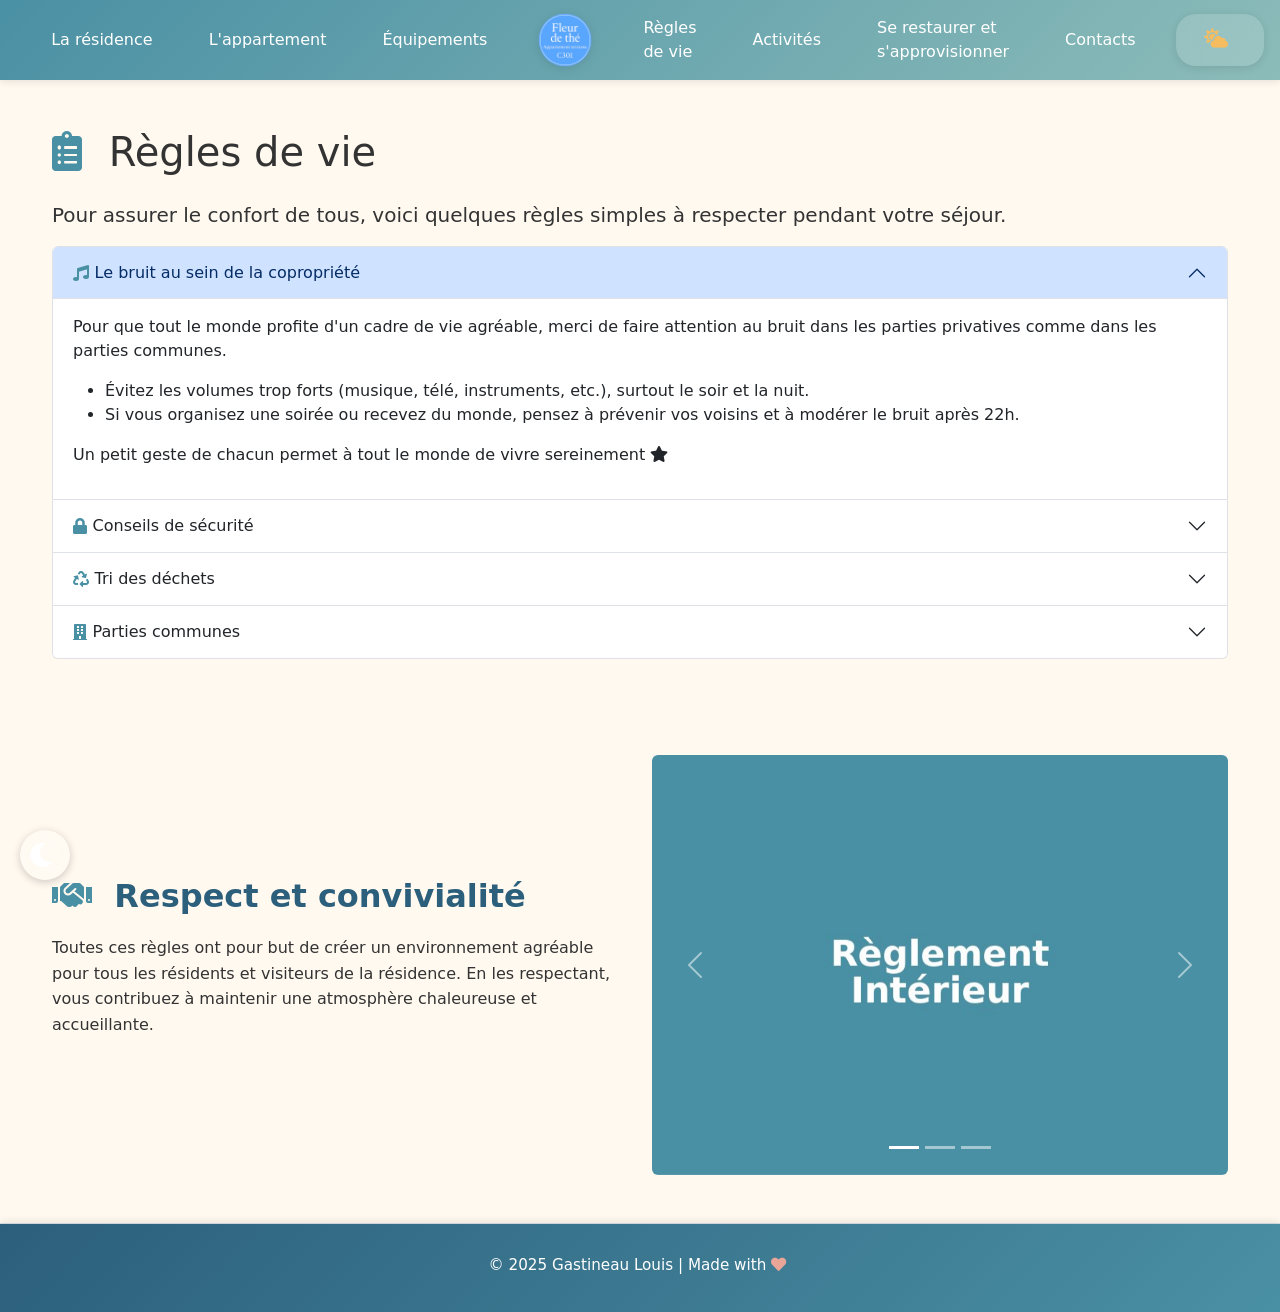
<file: regles.html>
<!DOCTYPE html>
<html lang="fr">
  <head>
    <meta charset="UTF-8" />
    <meta name="viewport" content="width=device-width, initial-scale=1" />
    <title>Règles - Appartement Pornichet</title>
    <!-- Bootstrap CSS -->
    <link
      href="https://cdn.jsdelivr.net/npm/bootstrap@5.3.3/dist/css/bootstrap.min.css"
      rel="stylesheet"
    />
    <!-- Font Awesome -->
    <link rel="stylesheet" href="https://cdnjs.cloudflare.com/ajax/libs/font-awesome/5.15.4/css/all.min.css">
    <!-- Custom CSS -->
    <link rel="stylesheet" href="style.css" />
  </head>

  <body>
    <!-- Header -->
    <header class="site-header">
      <nav class="header-nav">
        <button class="mobile-menu-toggle" id="mobileMenuToggle" aria-label="Toggle navigation">
          <span class="hamburger-icon"></span>
        </button>
        
        <ul class="nav-list nav-left">
          <li><a href="residence.html">La résidence</a></li>
          <li><a href="appartement.html">L'appartement</a></li>
          <li><a href="equipement.html">Équipements</a></li>
        </ul>
        
        <a href="index.html" class="logo-link">
          <img src="public/img/logo_fleur_de_the.png" alt="Fleur de thé" class="logo-img">
        </a>
        
        <ul class="nav-list nav-right">
          <li><a href="regles.html">Règles de vie</a></li>
          <li><a href="activities.html">Activités</a></li>
          <li><a href="se-nourrir.html">Se restaurer et s'approvisionner</a></li>
          <li><a href="contact.html">Contacts</a></li>
          <li class="weather-item">
            <div id="weather-display" class="weather-bar">
              <span class="weather-icon"><i class="fas fa-spinner fa-spin" aria-hidden="true"></i></span>
            </div>
          </li>
        </ul>
      </nav>
    </header>

    <div class="container my-5">
      <h1 class="mb-4"><i class="fas fa-clipboard-list" aria-hidden="true"></i> Règles de vie</h1>
      <p class="lead">Pour assurer le confort de tous, voici quelques règles simples à respecter pendant votre séjour.</p>

      <!-- Collapsible House Rules / Safety Tips -->
      <div class="accordion" id="rulesAccordion">
        
        <!-- Noise Rule -->
        <div class="accordion-item">
          <h2 class="accordion-header" id="headingNoise">
            <button class="accordion-button" type="button" data-bs-toggle="collapse" data-bs-target="#collapseNoise" aria-expanded="true" aria-controls="collapseNoise">
              <i class="fas fa-music" aria-hidden="true"></i> Le bruit au sein de la copropriété
            </button>
          </h2>
          <div id="collapseNoise" class="accordion-collapse collapse show" aria-labelledby="headingNoise" data-bs-parent="#rulesAccordion">
            <div class="accordion-body">
              <p>
                Pour que tout le monde profite d'un cadre de vie agréable, merci
                de faire attention au bruit dans les parties privatives comme dans
                les parties communes.
              </p>
              <ul>
                <li>
                  Évitez les volumes trop forts (musique, télé, instruments,
                  etc.), surtout le soir et la nuit.
                </li>
                <li>
                  Si vous organisez une soirée ou recevez du monde, pensez à
                  prévenir vos voisins et à modérer le bruit après 22h.
                </li>
              </ul>
              <p>
                Un petit geste de chacun permet à tout le monde de vivre
                sereinement <i class="fas fa-star" aria-hidden="true"></i>
              </p>
            </div>
          </div>
        </div>

        <!-- Safety Tips -->
        <div class="accordion-item">
          <h2 class="accordion-header" id="headingSafety">
            <button class="accordion-button collapsed" type="button" data-bs-toggle="collapse" data-bs-target="#collapseSafety" aria-expanded="false" aria-controls="collapseSafety">
              <i class="fas fa-lock" aria-hidden="true"></i> Conseils de sécurité
            </button>
          </h2>
          <div id="collapseSafety" class="accordion-collapse collapse" aria-labelledby="headingSafety" data-bs-parent="#rulesAccordion">
            <div class="accordion-body">
              <p>
                Votre sécurité est importante. Voici quelques conseils pour un séjour serein :
              </p>
              <ul>
                <li>
                  <strong>Portes et fenêtres :</strong> Fermez toujours l'appartement à clé en partant ainsi que les fenêtres, même pour de courtes absences.
                </li>
                <li>
                  <strong>Terrasse :</strong> Ne laissez pas d'objets qui pourraient tomber ou être emportés par le vent.
                </li>
                <li>
                  <strong>Détecteurs de fumée :</strong> Ne les désactivez jamais. En cas de bip, contactez l'agence du Casino immédiatement.
                </li>
                <li>
                  <strong>Équipements électriques :</strong> Débranchez les appareils non utilisés (fer à repasser, chargeurs, etc.).
                </li>
                <li>
                  <strong>Sortie de secours :</strong> Familiarisez-vous avec les issues de secours dès votre arrivée.
                </li>
              </ul>
              <p>
                En cas d'urgence, les numéros importants sont disponibles sur la page <a href="contact.html">Contacts</a> <i class="fas fa-exclamation-circle" aria-hidden="true"></i>
              </p>
            </div>
          </div>
        </div>

        <!-- Waste Management -->
        <div class="accordion-item">
          <h2 class="accordion-header" id="headingWaste">
            <button class="accordion-button collapsed" type="button" data-bs-toggle="collapse" data-bs-target="#collapseWaste" aria-expanded="false" aria-controls="collapseWaste">
              <i class="fas fa-recycle" aria-hidden="true"></i> Tri des déchets
            </button>
          </h2>
          <div id="collapseWaste" class="accordion-collapse collapse" aria-labelledby="headingWaste" data-bs-parent="#rulesAccordion">
            <div class="accordion-body">
              <p>
                Aidez-nous à préserver l'environnement en respectant le tri sélectif. Vous trouverez l'ensemble des informations utiles derrière la porte sous l'évier de la cuisine.
              </p>
              <p>
                Les poubelles sont situés dans le parking du bâtiment auquel vous avez accès avec la clé de l'appartement (porte à gauche en sortant du bâtiment).
              </p>
              <img src="public/img/20260511_101055.jpg" alt="Poubelles de l'immeuble" class="img-fluid">
              <ul>
                <li>
                  <strong>Poubelle jaune :</strong> Emballages recyclables (bouteilles plastiques, cartons, conserves).
                </li>
                <li>
                  <strong>Poubelle verte :</strong> Déchets ménagers non recyclables.
                </li>
                <li>
                  <strong>Verre :</strong>  À déposer dans les conteneurs prévus par la commune à cet effet. Le plus proche est avenue Gravelais sur votre gauche au bout de l'avenue Noblens.
                </li>
              </ul>
            </div>
          </div>
        </div>

        <!-- Common Areas -->
        <div class="accordion-item">
          <h2 class="accordion-header" id="headingCommon">
            <button class="accordion-button collapsed" type="button" data-bs-toggle="collapse" data-bs-target="#collapseCommon" aria-expanded="false" aria-controls="collapseCommon">
              <i class="fas fa-building" aria-hidden="true"></i> Parties communes
            </button>
          </h2>
          <div id="collapseCommon" class="accordion-collapse collapse" aria-labelledby="headingCommon" data-bs-parent="#rulesAccordion">
            <div class="accordion-body">
              <p>
                Les parties communes sont à la disposition de tous les résidents:
              </p>
              <ul>
                <li>
                  <strong>Hall et couloirs :</strong> Ne laissez pas d'objets personnels dans ces espaces.
                </li>
                <li>
                  <strong>Ascenseur :</strong> Priorité aux personnes à mobilité réduite et aux poussettes.
                </li>
                <li>
                  <strong>Parking :</strong> Respectez votre place attribuée et ne bloquez pas les passages.
                </li>
                <li>
                  <strong>Jardin :</strong> Profitez-en mais gardez-le propre pour les autres.
                </li>
              </ul>
              <p>
                Le respect des espaces communs contribue au bien-être de tous <i class="fas fa-handshake" aria-hidden="true"></i>
              </p>
            </div>
          </div>
        </div>

      </div>
    </div>

    <section class="py-5 border-bottom">
      <div class="container">
        <div class="row align-items-center">
          <div class="col-md-6">
            <h2><i class="fas fa-handshake" aria-hidden="true"></i> Respect et convivialité</h2>
            <p>
              Toutes ces règles ont pour but de créer un environnement agréable pour tous les résidents
              et visiteurs de la résidence. En les respectant, vous contribuez à maintenir une atmosphère
              chaleureuse et accueillante.
            </p>
          </div>
          <div class="col-md-6">
            <!-- Carousel Règles -->
            <div id="carouselRegles" class="carousel slide" data-bs-ride="carousel">
              <div class="carousel-indicators">
                <button type="button" data-bs-target="#carouselRegles" data-bs-slide-to="0" class="active" aria-current="true" aria-label="Slide 1"></button>
                <button type="button" data-bs-target="#carouselRegles" data-bs-slide-to="1" aria-label="Slide 2"></button>
                <button type="button" data-bs-target="#carouselRegles" data-bs-slide-to="2" aria-label="Slide 3"></button>
              </div>
              <div class="carousel-inner rounded">
                <div class="carousel-item active">
                  <img src="public/img/regles-placeholder-1.jpg" class="d-block w-100" alt="Règlement Intérieur - Photo à venir">
                </div>
                <div class="carousel-item">
                  <img src="public/img/regles-placeholder-2.jpg" class="d-block w-100" alt="Sécurité - Photo à venir">
                </div>
                <div class="carousel-item">
                  <img src="public/img/regles-placeholder-3.jpg" class="d-block w-100" alt="Vivre Ensemble - Photo à venir">
                </div>
              </div>
              <button class="carousel-control-prev" type="button" data-bs-target="#carouselRegles" data-bs-slide="prev">
                <span class="carousel-control-prev-icon" aria-hidden="true"></span>
                <span class="visually-hidden">Previous</span>
              </button>
              <button class="carousel-control-next" type="button" data-bs-target="#carouselRegles" data-bs-slide="next">
                <span class="carousel-control-next-icon" aria-hidden="true"></span>
                <span class="visually-hidden">Next</span>
              </button>
            </div>
          </div>
        </div>
      </div>
    </section>

    <!-- Footer -->
    <footer>
      <p>&copy; 2025 Gastineau Louis | Made with <i class="fas fa-heart" aria-hidden="true"></i></p>
      </footer>

    <!-- Bootstrap JS -->
    <script src="https://cdn.jsdelivr.net/npm/bootstrap@5.3.3/dist/js/bootstrap.bundle.min.js"></script>
    <!-- Weather JS -->
    <script src="weather.js"></script>
    <!-- Mobile menu toggle -->
    <script src="mobile-menu.js"></script>
    <!-- Dark mode toggle -->
    <script src="dark-mode.js"></script>
  <script src="carousel.js"></script>
  </body>
</html>
</file>
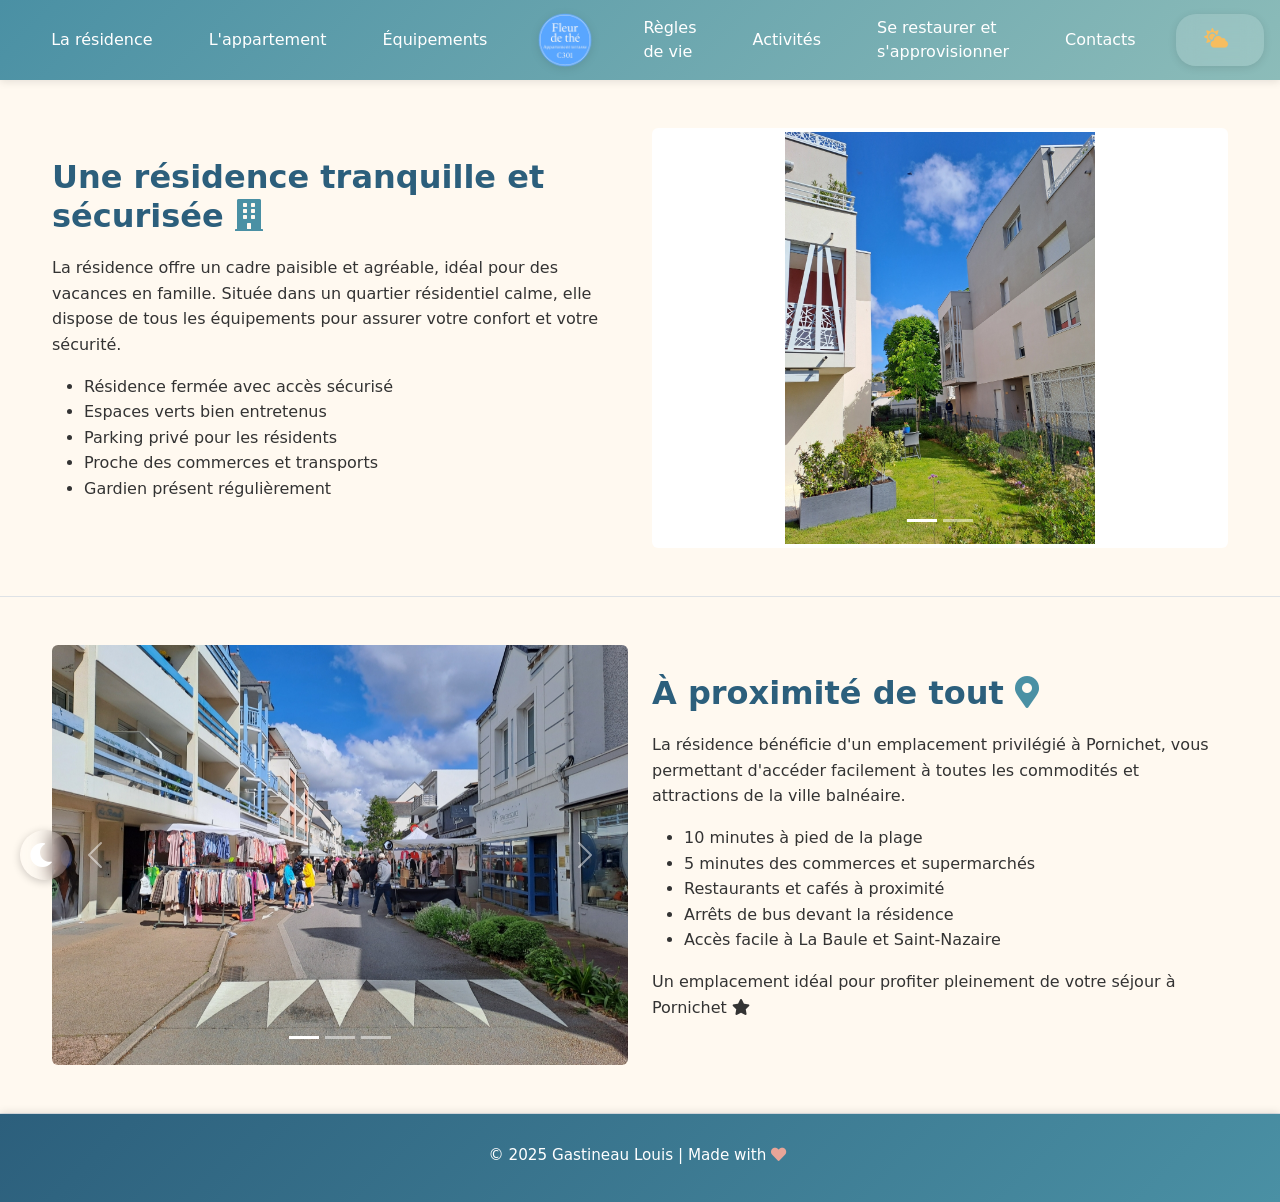
<file: residence.html>
<!DOCTYPE html>
<html lang="fr">
<head>
  <meta charset="UTF-8">
  <meta name="viewport" content="width=device-width, initial-scale=1">
  <title>La résidence - Appartement Pornichet</title>
  <!-- Bootstrap CSS -->
  <link href="https://cdn.jsdelivr.net/npm/bootstrap@5.3.3/dist/css/bootstrap.min.css" rel="stylesheet">
  <!-- Font Awesome -->
  <link rel="stylesheet" href="https://cdnjs.cloudflare.com/ajax/libs/font-awesome/5.15.4/css/all.min.css">
  <!-- Custom CSS -->
  <link rel="stylesheet" href="style.css">
</head>
<body>

  <!-- Header -->
  <header class="site-header">
    <nav class="header-nav">
      <button class="mobile-menu-toggle" id="mobileMenuToggle" aria-label="Toggle navigation">
        <span class="hamburger-icon"></span>
      </button>
      
      <ul class="nav-list nav-left">
        <li><a href="residence.html">La résidence</a></li>
        <li><a href="appartement.html">L'appartement</a></li>
        <li><a href="equipement.html">Équipements</a></li>
      </ul>
      
      <a href="index.html" class="logo-link">
        <img src="public/img/logo_fleur_de_the.png" alt="Fleur de thé" class="logo-img">
      </a>
      
      <ul class="nav-list nav-right">
        <li><a href="regles.html">Règles de vie</a></li>
        <li><a href="activities.html">Activités</a></li>
        <li><a href="se-nourrir.html">Se restaurer et s'approvisionner</a></li>
        <li><a href="contact.html">Contacts</a></li>
        <li class="weather-item">
          <div id="weather-display" class="weather-bar">
            <span class="weather-icon"><i class="fas fa-spinner fa-spin" aria-hidden="true"></i></span>
          </div>
        </li>
      </ul>
    </nav>
  </header>

<section class="py-5 border-bottom">
      <div class="container">
        <div class="row align-items-center">
          <div class="col-md-6">
            <h2>Une résidence tranquille et sécurisée <i class="fas fa-building" aria-hidden="true"></i></h2>
            <p>
              La résidence offre un cadre paisible et agréable, idéal pour des vacances
              en famille. Située dans un quartier résidentiel calme, elle dispose de tous
              les équipements pour assurer votre confort et votre sécurité.
            </p>
            <ul>
              <li>Résidence fermée avec accès sécurisé</li>
              <li>Espaces verts bien entretenus</li>
              <li>Parking privé pour les résidents</li>
              <li>Proche des commerces et transports</li>
              <li>Gardien présent régulièrement</li>
            </ul>
          </div>
          <div class="col-md-6">
            <!-- Carousel Résidence #1 -->
            <div id="carouselResidence1" class="carousel slide" data-bs-ride="carousel">
              <div class="carousel-indicators">
                <button type="button" data-bs-target="#carouselResidence1" data-bs-slide-to="0" class="active" aria-current="true" aria-label="Slide 1"></button>
                <button type="button" data-bs-target="#carouselResidence1" data-bs-slide-to="1" aria-label="Slide 2"></button>
                <button type="button" data-bs-target="#carouselResidence1" data-bs-slide-to="2" aria-label="Slide 3"></button>
              </div>
              <div class="carousel-inner rounded">
                <div class="carousel-item active">
                  <img src="public/img/20260515_103857.jpg" class="d-block w-100 img-portrait" alt="Espaces Verts résidence">
                </div>
                <div class="carousel-item">
                  <img src="public/img/20260515_103834.jpg" class="d-block w-100" alt="Résidence Extérieurr">
                </div>
              </div>
              <button class="carousel-control-prev" type="button" data-bs-target="#carouselResidence1" data-bs-slide="prev">
                <span class="carousel-control-prev-icon" aria-hidden="true"></span>
                <span class="visually-hidden">Previous</span>
              </button>
              <button class="carousel-control-next" type="button" data-bs-target="#carouselResidence1" data-bs-slide="next">
                <span class="carousel-control-next-icon" aria-hidden="true"></span>
                <span class="visually-hidden">Next</span>
              </button>
            </div>
          </div>
        </div>
      </div>
    </section>

    <section class="py-5 border-bottom">
      <div class="container">
        <div class="row align-items-center flex-md-row-reverse">
          <div class="col-md-6">
            <h2>À proximité de tout <i class="fas fa-map-marker-alt" aria-hidden="true"></i></h2>
            <p>
              La résidence bénéficie d'un emplacement privilégié à Pornichet,
              vous permettant d'accéder facilement à toutes les commodités et attractions
              de la ville balnéaire.
            </p>
            <ul>
              <li>10 minutes à pied de la plage</li>
              <li>5 minutes des commerces et supermarchés</li>
              <li>Restaurants et cafés à proximité</li>
              <li>Arrêts de bus devant la résidence</li>
              <li>Accès facile à La Baule et Saint-Nazaire</li>
            </ul>
            <p>
              Un emplacement idéal pour profiter pleinement de votre séjour à Pornichet <i class="fas fa-star" aria-hidden="true"></i>
            </p>
          </div>
          <div class="col-md-6">
            <!-- Carousel Résidence #2 -->
            <div id="carouselResidence2" class="carousel slide" data-bs-ride="carousel">
              <div class="carousel-indicators">
                <button type="button" data-bs-target="#carouselResidence2" data-bs-slide-to="0" class="active" aria-current="true" aria-label="Slide 1"></button>
                <button type="button" data-bs-target="#carouselResidence2" data-bs-slide-to="1" aria-label="Slide 2"></button>
                <button type="button" data-bs-target="#carouselResidence2" data-bs-slide-to="2" aria-label="Slide 3"></button>
              </div>
              <div class="carousel-inner rounded">
                <div class="carousel-item active">
                  <img src="public/img/20260515_110748.jpg" class="d-block w-100" alt="À proximité de tout">
                </div>
                <div class="carousel-item">
                  <img src="public/img/20260515_104732.jpg" class="d-block w-100" alt="Étales du marché de Pornichet">
                </div>
                <div class="carousel-item">
                  <img src="public/img/20260515_104826.jpg" class="d-block w-100" alt="Marché de Pornichet">
                </div>
              </div>
              <button class="carousel-control-prev" type="button" data-bs-target="#carouselResidence2" data-bs-slide="prev">
                <span class="carousel-control-prev-icon" aria-hidden="true"></span>
                <span class="visually-hidden">Previous</span>
              </button>
              <button class="carousel-control-next" type="button" data-bs-target="#carouselResidence2" data-bs-slide="next">
                <span class="carousel-control-next-icon" aria-hidden="true"></span>
                <span class="visually-hidden">Next</span>
              </button>
            </div>
          </div>
        </div>
      </div>
    </section>
  <!-- Footer -->
  <footer>
    <p>&copy; 2025 Gastineau Louis | Made with <i class="fas fa-heart" aria-hidden="true"></i></p>
  </footer>

  <!-- Bootstrap JS -->
  <script src="https://cdn.jsdelivr.net/npm/bootstrap@5.3.3/dist/js/bootstrap.bundle.min.js"></script>
  <!-- Weather JS -->
  <script src="weather.js"></script>
  <!-- Mobile menu toggle -->
  <script src="mobile-menu.js"></script>
  <!-- Dark mode toggle -->
  <script src="dark-mode.js"></script>
  <script src="carousel.js"></script>
</body>
</html>
</file>
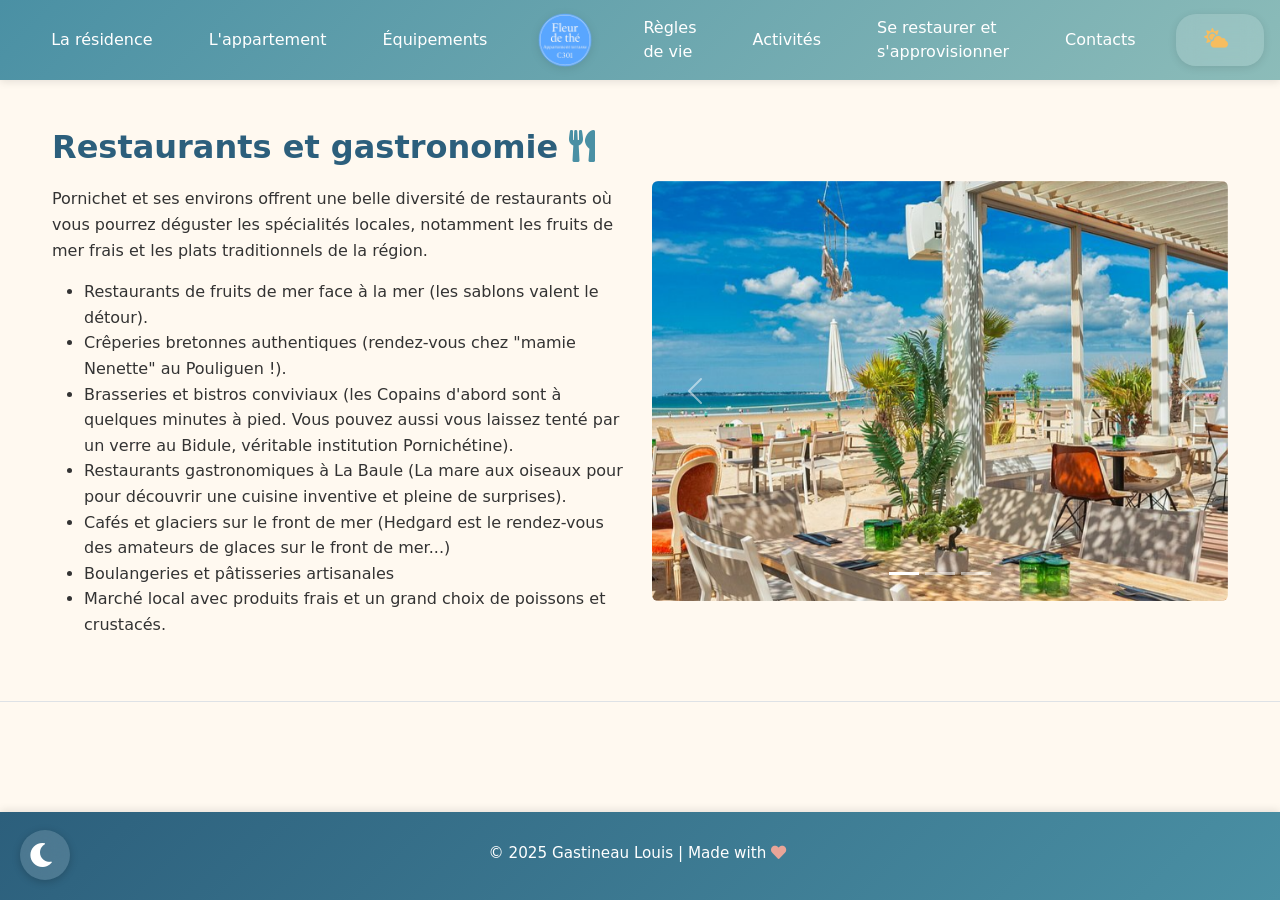
<file: se-nourrir.html>
<!DOCTYPE html>
<html lang="fr">
<head>
  <meta charset="UTF-8">
  <meta name="viewport" content="width=device-width, initial-scale=1">
  <title>Se restaurer et s'approvisionner - Appartement Pornichet</title>
  <!-- Bootstrap CSS -->
  <link href="https://cdn.jsdelivr.net/npm/bootstrap@5.3.3/dist/css/bootstrap.min.css" rel="stylesheet">
  <!-- Font Awesome -->
  <link rel="stylesheet" href="https://cdnjs.cloudflare.com/ajax/libs/font-awesome/5.15.4/css/all.min.css">
  <!-- Custom CSS -->
  <link rel="stylesheet" href="style.css">

</head>
<body>

  <!-- Header -->
  <header class="site-header">
    <nav class="header-nav">
      <button class="mobile-menu-toggle" id="mobileMenuToggle" aria-label="Toggle navigation">
        <span class="hamburger-icon"></span>
      </button>
      
      <ul class="nav-list nav-left">
        <li><a href="residence.html">La résidence</a></li>
        <li><a href="appartement.html">L'appartement</a></li>
        <li><a href="equipement.html">Équipements</a></li>
      </ul>
      
      <a href="index.html" class="logo-link">
        <img src="public/img/logo_fleur_de_the.png" alt="Fleur de thé" class="logo-img">
      </a>
      
      <ul class="nav-list nav-right">
        <li><a href="regles.html">Règles de vie</a></li>
        <li><a href="activities.html">Activités</a></li>
        <li><a href="se-nourrir.html">Se restaurer et s'approvisionner</a></li>
        <li><a href="contact.html">Contacts</a></li>
        <li class="weather-item">
          <div id="weather-display" class="weather-bar">
            <span class="weather-icon"><i class="fas fa-spinner fa-spin" aria-hidden="true"></i></span>
          </div>
        </li>
      </ul>
    </nav>
  </header>


  <section class="py-5 border-bottom">
      <div class="container">
        <div class="row align-items-center">
          <div class="col-md-6">
            <h2>Restaurants et gastronomie <i class="fas fa-utensils" aria-hidden="true"></i></h2>
            <p>
              Pornichet et ses environs offrent une belle diversité de restaurants
              où vous pourrez déguster les spécialités locales, notamment les fruits
              de mer frais et les plats traditionnels de la région.
            </p>
            <ul>
              <li>Restaurants de fruits de mer face à la mer (les sablons valent le détour).</li>
              <li>Crêperies bretonnes authentiques (rendez-vous chez "mamie Nenette" au Pouliguen !).</li>
              <li>Brasseries et bistros conviviaux (les Copains d'abord sont à quelques minutes à pied. Vous pouvez aussi vous laissez tenté par un verre au Bidule, véritable institution Pornichétine).</li>
              <li>Restaurants gastronomiques à La Baule (La mare aux oiseaux pour pour découvrir une cuisine inventive et pleine de surprises).</li>
              <li>Cafés et glaciers sur le front de mer (Hedgard est le rendez-vous des amateurs de glaces sur le front de mer...)</li>
              <li>Boulangeries et pâtisseries artisanales</li>
              <li>Marché local avec produits frais et un grand choix de poissons et crustacés.</li>
            </ul>
          </div>
          <div class="col-md-6">
            <!-- Carousel Se Nourrir -->
            <div id="carouselNourrir" class="carousel slide" data-bs-ride="carousel">
              <div class="carousel-indicators">
                <button type="button" data-bs-target="#carouselNourrir" data-bs-slide-to="0" class="active" aria-current="true" aria-label="Slide 1"></button>
                <button type="button" data-bs-target="#carouselNourrir" data-bs-slide-to="1" aria-label="Slide 2"></button>
                <button type="button" data-bs-target="#carouselNourrir" data-bs-slide-to="2" aria-label="Slide 3"></button>
              </div>
              <div class="carousel-inner rounded">
                <div class="carousel-item active">
                  <img src="public/img/la-petite-plage-sous.jpg" class="d-block w-100" alt="Restaurants">
                </div>
                <div class="carousel-item">
                  <img src="public/img/20260515_104709.jpg" class="d-block w-100 img-portrait" alt="Marchés Locaux">
                </div>
                <div class="carousel-item">
                  <img src="public/img/copains d abord.jpg" class="d-block w-100" alt="Restaurant les copains d'abord">
                </div>
              </div>
              <button class="carousel-control-prev" type="button" data-bs-target="#carouselNourrir" data-bs-slide="prev">
                <span class="carousel-control-prev-icon" aria-hidden="true"></span>
                <span class="visually-hidden">Previous</span>
              </button>
              <button class="carousel-control-next" type="button" data-bs-target="#carouselNourrir" data-bs-slide="next">
                <span class="carousel-control-next-icon" aria-hidden="true"></span>
                <span class="visually-hidden">Next</span>
              </button>
            </div>
          </div>
        </div>
      </div>
    </section>

  <!-- Footer -->
  <footer>
    <p>&copy; 2025 Gastineau Louis | Made with <i class="fas fa-heart" aria-hidden="true"></i></p>
  </footer>

  <!-- Bootstrap JS -->
  <script src="https://cdn.jsdelivr.net/npm/bootstrap@5.3.3/dist/js/bootstrap.bundle.min.js"></script>
  <!-- Weather JS -->
  <script src="weather.js"></script>
  <!-- Mobile menu toggle -->
  <script src="mobile-menu.js"></script>
  <!-- Dark mode toggle -->
  <script src="dark-mode.js"></script>
  <script src="carousel.js"></script>
</body>
</html>
</file>
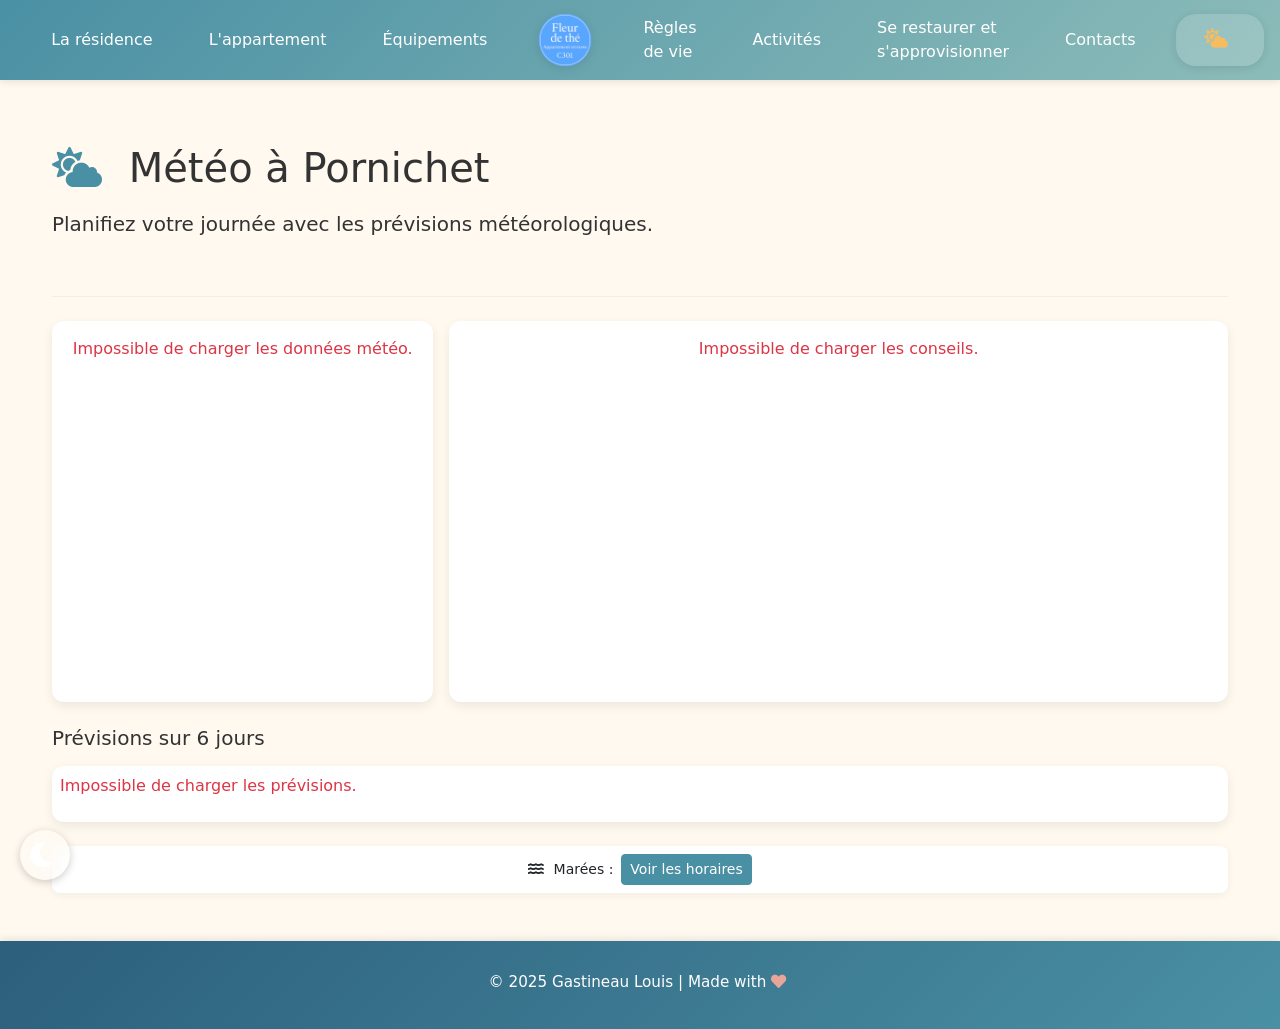
<file: weather.html>
<!DOCTYPE html>
<html lang="fr">
<head>
  <meta charset="UTF-8">
  <meta name="viewport" content="width=device-width, initial-scale=1">
  <title>Météo - Appartement Pornichet</title>
  <!-- Bootstrap CSS -->
  <link href="https://cdn.jsdelivr.net/npm/bootstrap@5.3.3/dist/css/bootstrap.min.css" rel="stylesheet">
  <!-- Font Awesome -->
  <link rel="stylesheet" href="https://cdnjs.cloudflare.com/ajax/libs/font-awesome/5.15.4/css/all.min.css">
  <!-- Custom CSS -->
  <link rel="stylesheet" href="style.css">
</head>
<body>

  <!-- Header -->
  <header class="site-header">
    <nav class="header-nav">
      <button class="mobile-menu-toggle" id="mobileMenuToggle" aria-label="Toggle navigation">
        <span class="hamburger-icon"></span>
      </button>
      
      <ul class="nav-list nav-left">
        <li><a href="residence.html">La résidence</a></li>
        <li><a href="appartement.html">L'appartement</a></li>
        <li><a href="equipement.html">Équipements</a></li>
      </ul>
      
      <a href="index.html" class="logo-link">
        <img src="public/img/logo_fleur_de_the.png" alt="Fleur de thé" class="logo-img">
      </a>
      
      <ul class="nav-list nav-right">
        <li><a href="regles.html">Règles de vie</a></li>
        <li><a href="activities.html">Activités</a></li>
        <li><a href="se-nourrir.html">Se restaurer et s'approvisionner</a></li>
        <li><a href="contact.html">Contacts</a></li>
        <li class="weather-item">
          <div id="weather-display" class="weather-bar">
            <span class="weather-icon"><i class="fas fa-spinner fa-spin" aria-hidden="true"></i></span>
          </div>
        </li>
      </ul>
    </nav>
  </header>

  <!-- Main Content -->
  <div class="container my-4">
    <section class="mb-4">
      <h1 class="mb-3"><i class="fas fa-cloud-sun" aria-hidden="true"></i> Météo à Pornichet</h1>
      <p class="lead">Planifiez votre journée avec les prévisions météorologiques.</p>
    </section>

    <!-- Today's Weather Dashboard - Square Card Left, Tips Right -->
    <div class="row g-3 mb-4">
      <!-- Current Weather Card - Square -->
      <div class="col-md-4">
        <div class="card weather-dashboard-card weather-square-card">
          <div class="card-body" id="current-weather">
            <div class="text-center">
              <div class="spinner-border text-primary" role="status">
                <span class="visually-hidden">Chargement...</span>
              </div>
            </div>
          </div>
        </div>
      </div>

      <!-- Weather Advice Card -->
      <div class="col-md-8">
        <div class="card weather-dashboard-card">
          <div class="card-body" id="weather-advice">
            <div class="text-center">
              <div class="spinner-border text-primary" role="status">
                <span class="visually-hidden">Chargement...</span>
              </div>
            </div>
          </div>
        </div>
      </div>
    </div>

    <!-- 6-Day Forecast - Full Width Horizontal Card -->
    <div class="mb-4">
      <h2 class="h5 mb-3">Prévisions sur 6 jours</h2>
      <div class="card weather-forecast-horizontal">
        <div class="card-body p-2">
          <div id="forecast-container" class="d-flex justify-content-between align-items-center flex-wrap">
            <div class="text-center p-2">
              <div class="spinner-border spinner-border-sm text-primary" role="status">
                <span class="visually-hidden">Chargement...</span>
              </div>
            </div>
          </div>
        </div>
      </div>
    </div>

    <!-- Tide Information Link - Compact -->
    <div class="mb-4">
      <div class="card tide-link-card">
        <div class="card-body text-center py-2">
          <span class="small"><i class="fas fa-water" aria-hidden="true"></i> Marées : </span>
          <a href="https://maree.info/108" target="_blank" rel="noopener noreferrer" class="btn btn-primary btn-sm">
            Voir les horaires
          </a>
        </div>
      </div>
    </div>
  </div>

  <!-- Footer -->
  <footer>
    <p>&copy; 2025 Gastineau Louis | Made with <i class="fas fa-heart" aria-hidden="true"></i></p>
  </footer>

  <!-- Bootstrap JS -->
  <script src="https://cdn.jsdelivr.net/npm/bootstrap@5.3.3/dist/js/bootstrap.bundle.min.js"></script>
  <!-- Weather JS -->
  <script src="weather.js"></script>
  <!-- Weather page specific JS -->
  <script>
    function getWeatherDescription(code) {
      const descriptions = {
        0: 'Ciel dégagé',
        1: 'Principalement dégagé',
        2: 'Partiellement nuageux',
        3: 'Couvert',
        45: 'Brouillard',
        48: 'Brouillard givrant',
        51: 'Bruine légère',
        53: 'Bruine modérée',
        55: 'Bruine dense',
        61: 'Pluie légère',
        63: 'Pluie modérée',
        65: 'Pluie forte',
        71: 'Neige légère',
        73: 'Neige modérée',
        75: 'Neige forte',
        77: 'Grains de neige',
        80: 'Averses légères',
        81: 'Averses modérées',
        82: 'Averses violentes',
        85: 'Averses de neige légères',
        86: 'Averses de neige fortes',
        95: 'Orage',
        96: 'Orage avec grêle légère',
        99: 'Orage avec grêle forte'
      };
      return descriptions[code] || 'Conditions variables';
    }

    async function loadDetailedWeather() {
      try {
        const response = await fetch(
          'https://api.open-meteo.com/v1/forecast?latitude=47.26&longitude=-2.34&current=temperature_2m,relative_humidity_2m,apparent_temperature,weather_code,wind_speed_10m,wind_direction_10m&daily=weather_code,temperature_2m_max,temperature_2m_min,precipitation_probability_max&timezone=Europe%2FParis&forecast_days=7'
        );
        
        if (!response.ok) {
          throw new Error('Weather data unavailable');
        }
        
        const data = await response.json();
        
        // Display current weather (today)
        displayCurrentWeather(data.current, data.daily);
        
        // Display weather advice based on today's weather
        displayWeatherAdvice(data.current, data.daily);
        
        // Display 6-day forecast (skip today, show days 1-6)
        displayForecast(data.daily);
        
      } catch (error) {
        console.error('Error fetching weather:', error);
        document.getElementById('current-weather').innerHTML = `
          <p class="text-center text-danger">Impossible de charger les données météo.</p>
        `;
        document.getElementById('forecast-container').innerHTML = `
          <p class="text-center text-danger">Impossible de charger les prévisions.</p>
        `;
        document.getElementById('weather-advice').innerHTML = `
          <p class="text-center text-danger">Impossible de charger les conseils.</p>
        `;
      }
    }

    function displayCurrentWeather(current, daily) {
      const icon = getWeatherIcon(current.weather_code);
      const description = getWeatherDescription(current.weather_code);
      const temp = Math.round(current.temperature_2m);
      const feelsLike = Math.round(current.apparent_temperature);
      const maxTemp = Math.round(daily.temperature_2m_max[0]);
      const minTemp = Math.round(daily.temperature_2m_min[0]);
      const windSpeed = Math.round(current.wind_speed_10m);
      const humidity = current.relative_humidity_2m;
      
      document.getElementById('current-weather').innerHTML = `
        <h5 class="mb-3">Aujourd'hui</h5>
        <div class="text-center">
          <div class="weather-icon-dashboard">${icon}</div>
          <h2 class="display-4 mb-2">${temp}°C</h2>
          <p class="mb-2"><strong>${description}</strong></p>
          <p class="text-muted small mb-2">Ressenti: ${feelsLike}°C</p>
          <div class="d-flex justify-content-around mt-3 text-muted small">
            <div><span>Max: ${maxTemp}°C</span></div>
            <div><span>Min: ${minTemp}°C</span></div>
          </div>
          <div class="d-flex justify-content-around mt-2 text-muted small">
            <div><i class="fas fa-wind" aria-hidden="true"></i> ${windSpeed} km/h</div>
            <div><i class="fas fa-tint" aria-hidden="true"></i> ${humidity}%</div>
          </div>
        </div>
      `;
    }

    function displayForecast(daily) {
      const container = document.getElementById('forecast-container');
      const days = ['Dim', 'Lun', 'Mar', 'Mer', 'Jeu', 'Ven', 'Sam'];
      
      let html = '';
      // Skip today (i=0), show next 6 days (i=1 to i=6)
      for (let i = 1; i <= 6; i++) {
        const date = new Date(daily.time[i]);
        const dayName = days[date.getDay()];
        const icon = getWeatherIcon(daily.weather_code[i]);
        const maxTemp = Math.round(daily.temperature_2m_max[i]);
        const minTemp = Math.round(daily.temperature_2m_min[i]);
        const precipProb = daily.precipitation_probability_max[i];
        
        html += `
          <div class="forecast-day-item text-center">
            <div class="small mb-1"><strong>${dayName}</strong></div>
            <div class="forecast-icon-small mb-1">${icon}</div>
            <div class="small mb-1">
              <span class="temp-max">${maxTemp}°</span><span class="text-muted">/</span><span class="temp-min text-muted">${minTemp}°</span>
            </div>
            <div class="text-muted forecast-precip-text">
              ${precipProb > 0 ? `<i class="fas fa-tint" aria-hidden="true"></i> ${precipProb}%` : '&nbsp;'}
            </div>
          </div>
        `;
      }
      
      container.innerHTML = html;
    }

    function displayWeatherAdvice(current, daily) {
      const temp = Math.round(current.temperature_2m);
      const weatherCode = current.weather_code;
      const precipProb = daily.precipitation_probability_max[0];
      const windSpeed = Math.round(current.wind_speed_10m);
      
      // Temperature and weather thresholds
      const TEMP_COLD = 10;
      const TEMP_HOT = 25;
      const TEMP_NICE_MIN = 15;
      const TEMP_SUNNY = 20;
      const WIND_STRONG = 30;
      const PRECIP_LIKELY = 50;
      const WEATHER_CLEAR_SKY = 0;
      const WEATHER_MAINLY_CLEAR = 3;
      
      // Weather code ranges (WMO codes)
      const WEATHER_DRIZZLE_START = 51;
      const WEATHER_RAIN_END = 70;
      const WEATHER_SNOW_START = 71;
      const WEATHER_SNOW_END = 86;
      const WEATHER_RAIN_SHOWERS_START = 80;
      const WEATHER_RAIN_SHOWERS_END = 82;
      
      let advice = '';
      let adviceIcon = '';
      let adviceColor = '';
      
      // Determine advice based on weather conditions (check in priority order)
      if (weatherCode >= WEATHER_SNOW_START && weatherCode <= WEATHER_SNOW_END) {
        // Snowy conditions (codes 71-86: snow fall and snow showers)
        advice = "Préparez-vous pour la neige ! Habillez-vous chaudement.";
        adviceIcon = '<i class="fas fa-temperature-low" aria-hidden="true"></i>';
        adviceColor = 'text-info';
      } else if ((weatherCode >= WEATHER_DRIZZLE_START && weatherCode <= WEATHER_RAIN_END) || (weatherCode >= WEATHER_RAIN_SHOWERS_START && weatherCode <= WEATHER_RAIN_SHOWERS_END)) {
        // Rainy conditions (codes 51-70: drizzle and rain, 80-82: rain showers, excluding snow 71-77)
        advice = "N'oubliez pas votre parapluie !";
        adviceIcon = '<i class="fas fa-umbrella" aria-hidden="true"></i>';
        adviceColor = 'text-primary';
      } else if (temp >= TEMP_HOT || (weatherCode <= WEATHER_MAINLY_CLEAR && temp >= TEMP_SUNNY)) {
        // Hot/sunny weather (hot temp or mainly clear sky with warm temp)
        advice = "N'oubliez pas la crème solaire !";
        adviceIcon = '<i class="fas fa-sun" aria-hidden="true"></i>';
        adviceColor = 'text-warning';
      } else if (temp < TEMP_COLD) {
        // Cold weather
        advice = "Pensez à prendre un manteau !";
        adviceIcon = '<i class="fas fa-temperature-low" aria-hidden="true"></i>';
        adviceColor = 'text-info';
      } else if (windSpeed > WIND_STRONG) {
        // Windy conditions
        advice = "Attention au vent fort aujourd'hui !";
        adviceIcon = '<i class="fas fa-wind" aria-hidden="true"></i>';
        adviceColor = 'text-secondary';
      } else if (precipProb > PRECIP_LIKELY) {
        // High precipitation probability
        advice = "Des averses sont possibles, prenez un parapluie !";
        adviceIcon = '<i class="fas fa-umbrella" aria-hidden="true"></i>';
        adviceColor = 'text-primary';
      } else if (temp >= TEMP_NICE_MIN && temp < TEMP_HOT && weatherCode <= WEATHER_MAINLY_CLEAR) {
        // Nice weather (clear to mainly clear sky)
        advice = "Temps idéal pour profiter de la plage !";
        adviceIcon = '<i class="fas fa-umbrella-beach" aria-hidden="true"></i>';
        adviceColor = 'text-success';
      } else {
        // Default advice
        advice = "Bonne journée à Pornichet !";
        adviceIcon = '<i class="fas fa-smile" aria-hidden="true"></i>';
        adviceColor = 'text-success';
      }
      
      document.getElementById('weather-advice').innerHTML = `
        <h5 class="mb-3">Conseils du jour</h5>
        <div class="text-center">
          <div class="advice-icon mb-3">${adviceIcon}</div>
          <p class="lead ${adviceColor} mb-0">${advice}</p>
        </div>
      `;
    }

    // Load weather data when page loads
    if (document.readyState === 'loading') {
      document.addEventListener('DOMContentLoaded', loadDetailedWeather);
    } else {
      loadDetailedWeather();
    }
  </script>
  <!-- Mobile menu toggle -->
  <script src="mobile-menu.js"></script>
  <!-- Dark mode toggle -->
  <script src="dark-mode.js"></script>
  <script src="carousel.js"></script>
</body>
</html>
</file>
<file: style.css>
/* Custom site styles - Coastal Theme ✨ */

/* Color Palette - Cozy Littoral/Coastal Theme */
:root {
  --coastal-blue: #4A90A4;
  --soft-sand: #F4E4C1;
  --warm-white: #FFF9F0;
  --sea-foam: #8CBCB9;
  --deep-ocean: #2C5F7C;
  --sunset-coral: #E8A598;
  --light-gray: #F5F5F5;
  --navbar-logo-spacing: 80px;
  --weather-icon-sun: #FFD166;
  --weather-icon-partly-cloudy: #F6BD60;
  --weather-icon-cloud: #B0BEC5;
  --weather-icon-rain: #4D96FF;
  --weather-icon-snow: #A9DEF9;
  --weather-icon-storm: #B388EB;
  
  /* Light mode specific */
  --bg-color: #FFF9F0;
  --text-color: #333;
  --card-bg: white;
  --section-border: #eee;
}

/* Dark Mode - Seaside Night Theme */
body.dark-mode {
  --bg-color: #0F1419;
  --text-color: #E8E6E3;
  --card-bg: #1A2332;
  --section-border: #2A3F5F;
  --coastal-blue: #5BA3BA;
  --soft-sand: #D4C4A8;
  --warm-white: #1A2332;
  --sea-foam: #6B9B98;
  --deep-ocean: #4A7A9C;
  --sunset-coral: #D19587;
  --light-gray: #2A3F5F;
  --weather-icon-sun: #FFD98A;
  --weather-icon-partly-cloudy: #F8C47A;
  --weather-icon-cloud: #C2CCD3;
  --weather-icon-rain: #7AB8FF;
  --weather-icon-snow: #C2EBFF;
  --weather-icon-storm: #C8A4F0;
}

body {
  background-color: var(--bg-color);
  color: var(--text-color);
  min-height: 100vh;
  display: flex;
  flex-direction: column;
  transition: background-color 0.3s ease, color 0.3s ease;
}

/* Header styling with coastal colors */
.site-header {
  background: linear-gradient(135deg, var(--coastal-blue) 0%, var(--sea-foam) 100%);
  box-shadow: 0 2px 8px rgba(0, 0, 0, 0.1);
  padding: 0.5rem 1rem;
}

.header-nav {
  display: flex;
  align-items: center;
  justify-content: space-between;
  max-width: 1400px;
  margin: 0 auto;
  gap: 2rem;
}

/* Navigation lists */
.nav-list {
  display: flex;
  list-style: none;
  margin: 0;
  padding: 0;
  gap: 1.5rem;
  align-items: center;
}

.nav-left {
  flex: 1;
  justify-content: flex-end;
}

.nav-right {
  flex: 1;
  justify-content: flex-start;
}

/* Logo in the center */
.logo-link {
  display: flex;
  align-items: center;
  flex-shrink: 0;
}

.logo-img {
  height: 60px;
  width: auto;
  filter: drop-shadow(0 2px 4px rgba(0,0,0,0.1));
}

/* Navigation links */
.nav-list a {
  color: white;
  text-decoration: none;
  font-weight: 500;
  padding: 0.5rem 1rem;
  transition: all 0.3s ease;
  display: block;
}

.nav-list a:hover {
  color: var(--soft-sand);
  transform: translateY(-2px);
}

/* Mobile menu toggle */
.mobile-menu-toggle {
  display: none;
  background: none;
  border: none;
  cursor: pointer;
  padding: 0.5rem;
  z-index: 1;
}

.hamburger-icon {
  display: block;
  width: 25px;
  height: 2px;
  background-color: white;
  position: relative;
}

.hamburger-icon::before,
.hamburger-icon::after {
  content: '';
  display: block;
  width: 25px;
  height: 2px;
  background-color: white;
  position: relative;
}

.hamburger-icon::before {
  top: -8px;
}

.hamburger-icon::after {
  top: 6px;
}

/* Mobile responsive design */
@media (max-width: 991px) {
  .mobile-menu-toggle {
    display: block;
  }
  
  .header-nav {
    flex-wrap: wrap;
    gap: 1rem;
  }
  
  .nav-list {
    display: none;
    width: 100%;
    flex-direction: column;
    gap: 0.5rem;
    padding: 1rem 0;
  }
  
  .nav-list.active {
    display: flex;
  }
  
  .nav-left,
  .nav-right {
    justify-content: center;
  }
  
  .logo-link {
    order: -1;
    margin: 0 auto;
  }
  
  .nav-list a {
    text-align: center;
    width: 100%;
  }
}

/* Banner with better proportions */
.banner {
  position: relative;
  width: 100%;
  height: 35vh;
  min-height: 200px;
  max-height: 400px;
  background: url("public/img/projet_pornichet_2027.jpg") center/cover no-repeat;
  display: flex;
  align-items: center;
  justify-content: center;
  color: white;
  text-align: center;
  box-shadow: inset 0 0 100px rgba(0,0,0,0.2);
}

/* Overlay for readability */
.banner::before {
  content: "";
  position: absolute;
  inset: 0;
  background: linear-gradient(135deg, rgba(44, 95, 124, 0.4) 0%, rgba(74, 144, 164, 0.3) 100%);
}

/* Banner text styling */
.banner h1 {
  position: relative;
  font-size: 2.5rem;
  font-weight: bold;
  z-index: 1;
  text-shadow: 2px 2px 4px rgba(0,0,0,0.3);
}

.banner p {
  position: relative;
  font-size: 1.2rem;
  z-index: 1;
  text-shadow: 1px 1px 2px rgba(0,0,0,0.3);
}

/* Section styling */
section {
  padding: 40px 0;
  border-bottom: 1px solid var(--section-border);
}

section h2 {
  margin-bottom: 20px;
  font-size: 2rem;
  font-weight: 600;
  color: var(--deep-ocean);
}

section p, section li {
  color: var(--text-color);
  line-height: 1.6;
}

/* Espacement entre une icône et le texte qui suit */
i[class*="fa-"] {
  margin-inline-end: 0.35em;
}

/* Couleurs d'icônes */
h1 i[class*="fa-"],
h2 i[class*="fa-"],
h3 i[class*="fa-"],
.accordion-button i[class*="fa-"],
.card-title i[class*="fa-"] {
  color: var(--coastal-blue);
}

footer i.fa-heart {
  color: var(--sunset-coral);
}

/* Card styling with coastal theme */
.card {
  transition: transform 0.3s ease, box-shadow 0.3s ease;
  border: none;
  border-radius: 12px;
  overflow: hidden;
  background: var(--card-bg);
  box-shadow: 0 4px 12px rgba(0,0,0,0.08);
}

body.dark-mode .card {
  box-shadow: 0 4px 12px rgba(0,0,0,0.3);
}

.card:hover {
  transform: translateY(-8px);
  box-shadow: 0 12px 24px rgba(74, 144, 164, 0.2);
}

.card-title {
  color: var(--deep-ocean);
  font-weight: 600;
}

/* Image styling */
.img-fluid.rounded.shadow {
  max-height: 400px;
  object-fit: cover;
  border-radius: 12px;
}

.custom-video {
  width: 100%;
  max-width: 500px;
  border-radius: 1rem;
  box-shadow: 0 8px 20px rgba(0,0,0,0.15);
}

/* Footer with coastal colors */
footer {
  background: linear-gradient(135deg, var(--deep-ocean) 0%, var(--coastal-blue) 100%);
  padding: 30px 0;
  text-align: center;
  margin-top: auto;
  font-size: 0.95rem;
  color: white;
  box-shadow: 0 -2px 8px rgba(0,0,0,0.1);
}

footer p {
  margin-bottom: 5px;
}

footer .small {
  font-size: 0.8rem;
  opacity: 0.9;
}

footer a {
  color: var(--soft-sand);
  text-decoration: none;
  transition: opacity 0.2s ease;
}

footer a:hover {
  opacity: 0.8;
  text-decoration: underline;
}

/* Container improvements */
.container {
  max-width: 1200px;
}

/* Button styling */
.btn-primary {
  background-color: var(--coastal-blue);
  border-color: var(--coastal-blue);
  transition: all 0.3s ease;
}

.btn-primary:hover {
  background-color: var(--deep-ocean);
  border-color: var(--deep-ocean);
  transform: translateY(-2px);
  box-shadow: 0 4px 12px rgba(74, 144, 164, 0.3);
}

/* Weather bar styling */
.weather-bar {
  background: rgba(255, 255, 255, 0.15);
  backdrop-filter: blur(10px);
  padding: 0.4rem 0.8rem;
  border-radius: 20px;
  display: inline-flex;
  align-items: center;
  gap: 0.5rem;
  font-size: 0.9rem;
  color: white;
  font-weight: 500;
  box-shadow: 0 2px 8px rgba(0, 0, 0, 0.1);
  transition: all 0.3s ease;
  opacity: 0;
}

.weather-bar.weather-loaded {
  opacity: 1;
}

.weather-bar:hover {
  background: rgba(255, 255, 255, 0.25);
  transform: translateY(-1px);
  box-shadow: 0 4px 12px rgba(0, 0, 0, 0.15);
}

.weather-link {
  display: inline-flex;
  align-items: center;
  gap: 0.5rem;
  color: white;
  text-decoration: none;
  transition: all 0.3s ease;
}

.weather-link:hover {
  color: white;
  opacity: 0.95;
}

.weather-icon {
  font-size: 1.2rem;
  line-height: 1;
}

.weather-condition-sun {
  color: var(--weather-icon-sun);
}

.weather-condition-partly-cloudy {
  color: var(--weather-icon-partly-cloudy);
}

.weather-condition-cloud {
  color: var(--weather-icon-cloud);
}

.weather-condition-rain {
  color: var(--weather-icon-rain);
}

.weather-condition-snow {
  color: var(--weather-icon-snow);
}

.weather-condition-storm {
  color: var(--weather-icon-storm);
}

.weather-temp {
  font-weight: 600;
  letter-spacing: 0.5px;
}

.weather-location {
  font-size: 0.85rem;
  opacity: 0.9;
}

/* Weather page specific styles */
.weather-card-large {
  border: none;
  border-radius: 16px;
  box-shadow: 0 8px 24px rgba(0,0,0,0.12);
  padding: 2rem;
}

/* Weather dashboard cards - compact and modern */
.weather-dashboard-card {
  border: none;
  border-radius: 12px;
  box-shadow: 0 4px 12px rgba(0,0,0,0.08);
  height: 100%;
  min-height: 200px;
}

/* Square weather card for today's weather */
.weather-square-card {
  aspect-ratio: 1 / 1;
  min-height: auto;
}

body.dark-mode .weather-dashboard-card {
  box-shadow: 0 4px 12px rgba(0,0,0,0.3);
}

.weather-icon-dashboard {
  font-size: 4rem;
  margin-bottom: 0.5rem;
}

.advice-icon {
  font-size: 4rem;
}

/* Horizontal forecast card */
.weather-forecast-horizontal {
  border: none;
  border-radius: 12px;
  box-shadow: 0 4px 12px rgba(0,0,0,0.08);
  overflow-x: auto;
}

body.dark-mode .weather-forecast-horizontal {
  box-shadow: 0 4px 12px rgba(0,0,0,0.3);
}

.forecast-day-item {
  flex: 1;
  min-width: 100px;
  padding: 0.75rem;
  border-right: 1px solid var(--section-border);
}

.forecast-day-item:last-child {
  border-right: none;
}

.forecast-icon-small {
  font-size: 2rem;
}

.forecast-precip-text {
  font-size: 0.75rem;
  min-height: 1rem;
}

/* Compact tide link card */
.tide-link-card {
  border: none;
  border-radius: 8px;
  box-shadow: 0 2px 8px rgba(0,0,0,0.06);
  background: var(--card-bg);
}

body.dark-mode .tide-link-card {
  box-shadow: 0 2px 8px rgba(0,0,0,0.2);
}

.tide-link-card .card-body {
  display: flex;
  align-items: center;
  justify-content: center;
  gap: 0.5rem;
  flex-wrap: wrap;
}

.weather-icon-large {
  font-size: 6rem;
  margin-bottom: 1rem;
}

.forecast-card {
  border: none;
  border-radius: 12px;
  box-shadow: 0 4px 12px rgba(0,0,0,0.08);
  transition: transform 0.3s ease, box-shadow 0.3s ease;
}

.forecast-card:hover {
  transform: translateY(-4px);
  box-shadow: 0 8px 20px rgba(74, 144, 164, 0.2);
}

.forecast-icon {
  font-size: 3rem;
  margin: 1rem 0;
}

.temp-max {
  font-weight: 600;
  color: var(--deep-ocean);
}

.temp-min {
  color: #888;
}

/* Dark mode: Improve text contrast for Bootstrap classes */
body.dark-mode .text-muted {
  color: #bdc3c7 !important;
}

body.dark-mode .text-secondary {
  color: #cbd0d5 !important;
}

body.dark-mode .temp-min {
  color: #b0b8c0;
}

body.dark-mode .small {
  color: var(--text-color);
}

/* Tide cards styling */
.tide-card {
  border: none;
  border-radius: 12px;
  box-shadow: 0 4px 12px rgba(0,0,0,0.08);
  transition: transform 0.3s ease, box-shadow 0.3s ease;
  background: linear-gradient(135deg, rgba(74, 144, 164, 0.05) 0%, rgba(140, 188, 185, 0.05) 100%);
}

.tide-card:hover {
  transform: translateY(-4px);
  box-shadow: 0 8px 20px rgba(74, 144, 164, 0.2);
}

.sea-emoji {
  font-size: 3rem;
  display: inline-block;
}

/* Mobile weather adjustments */
@media (max-width: 991.98px) {
  .weather-bar {
    margin-top: 0.5rem;
    margin-bottom: 0.5rem;
  }
}

/* Secret Door Easter Egg */
.secret-door {
  position: fixed;
  bottom: 20px;
  right: 20px;
  font-size: 1.5rem;
  opacity: 0.10;
  cursor: pointer;
  transition: opacity 0.3s ease, transform 0.3s ease;
  z-index: 1000;
  user-select: none;
}

.secret-door:hover {
  opacity: 0.8;
  transform: scale(1.2) rotate(5deg);
}

/* Emergency Numbers Card - Clear but subtle */
.emergency-card {
  border: none;
  border-radius: 12px;
  background: linear-gradient(135deg, #f8f9fa 0%, #e9ecef 100%);
  box-shadow: 0 2px 8px rgba(0,0,0,0.08);
}

.emergency-item {
  text-align: center;
  padding: 0.5rem;
}

.emergency-icon {
  font-size: 2rem;
  margin-bottom: 0.5rem;
}

.emergency-item strong {
  display: block;
  color: var(--deep-ocean);
  margin-bottom: 0.25rem;
}

.emergency-item p {
  font-size: 1.1rem;
  font-weight: 600;
  color: #555;
}

/* Dark mode toggle button - Fixed at bottom left */
.dark-mode-toggle {
  position: fixed;
  bottom: 20px;
  left: 20px;
  background: rgba(255, 255, 255, 0.15);
  backdrop-filter: blur(10px);
  border: none;
  border-radius: 50%;
  width: 50px;
  height: 50px;
  display: flex;
  align-items: center;
  justify-content: center;
  cursor: pointer;
  transition: all 0.3s ease;
  font-size: 1.5rem;
  color: white;
  box-shadow: 0 2px 8px rgba(0, 0, 0, 0.2);
  z-index: 1000;
}

.dark-mode-toggle:hover {
  background: rgba(255, 255, 255, 0.25);
  transform: rotate(20deg) scale(1.1);
  box-shadow: 0 4px 12px rgba(0, 0, 0, 0.3);
}

body.dark-mode .dark-mode-toggle {
  background: rgba(74, 144, 164, 0.3);
  backdrop-filter: blur(10px);
}

body.dark-mode .dark-mode-toggle:hover {
  background: rgba(74, 144, 164, 0.5);
}

/* Dark mode accordion styling */
body.dark-mode .accordion-item {
  background-color: var(--card-bg);
  border-color: var(--section-border);
}

body.dark-mode .accordion-button {
  background-color: var(--card-bg);
  color: var(--text-color);
}

body.dark-mode .accordion-button:not(.collapsed) {
  background-color: var(--deep-ocean);
  color: white;
}

body.dark-mode .accordion-body {
  background-color: var(--card-bg);
  color: var(--text-color);
}

/* Dark mode banner overlay */
body.dark-mode .banner::before {
  background: linear-gradient(135deg, rgba(15, 20, 25, 0.6) 0%, rgba(26, 35, 50, 0.5) 100%);
}

/* Dark mode emergency card */
body.dark-mode .emergency-card {
  background: linear-gradient(135deg, var(--card-bg) 0%, #1F2D3D 100%);
}

/* Carousel image styling */
.carousel-inner img {
  width: 100%;
  height: 420px;
  object-fit: cover;
}

.carousel-inner img.img-portrait {
  object-fit: contain;
  background-color: var(--card-bg);
  padding: 0.25rem;
}

/* Équipement : contenu plus compact dans les onglets/accordéons */
.appliance-guide-container {
  max-width: 960px;
}

.appliance-guide-image {
  display: block;
  width: 100%;
  max-width: 420px;
  margin: 1rem auto 0;
  border-radius: 0.75rem;
  box-shadow: 0 4px 12px rgba(0, 0, 0, 0.12);
}

/* Activités : blocs texte sans carrousel */
.activity-text-box {
  height: 100%;
  border-radius: 12px;
  background: var(--card-bg);
  box-shadow: 0 4px 12px rgba(0,0,0,0.08);
  padding: 1.5rem;
}

body.dark-mode .activity-text-box {
  box-shadow: 0 4px 12px rgba(0,0,0,0.3);
}

@media (max-width: 767.98px) {
  .carousel-inner img {
    height: 320px;
  }
}
</file>
